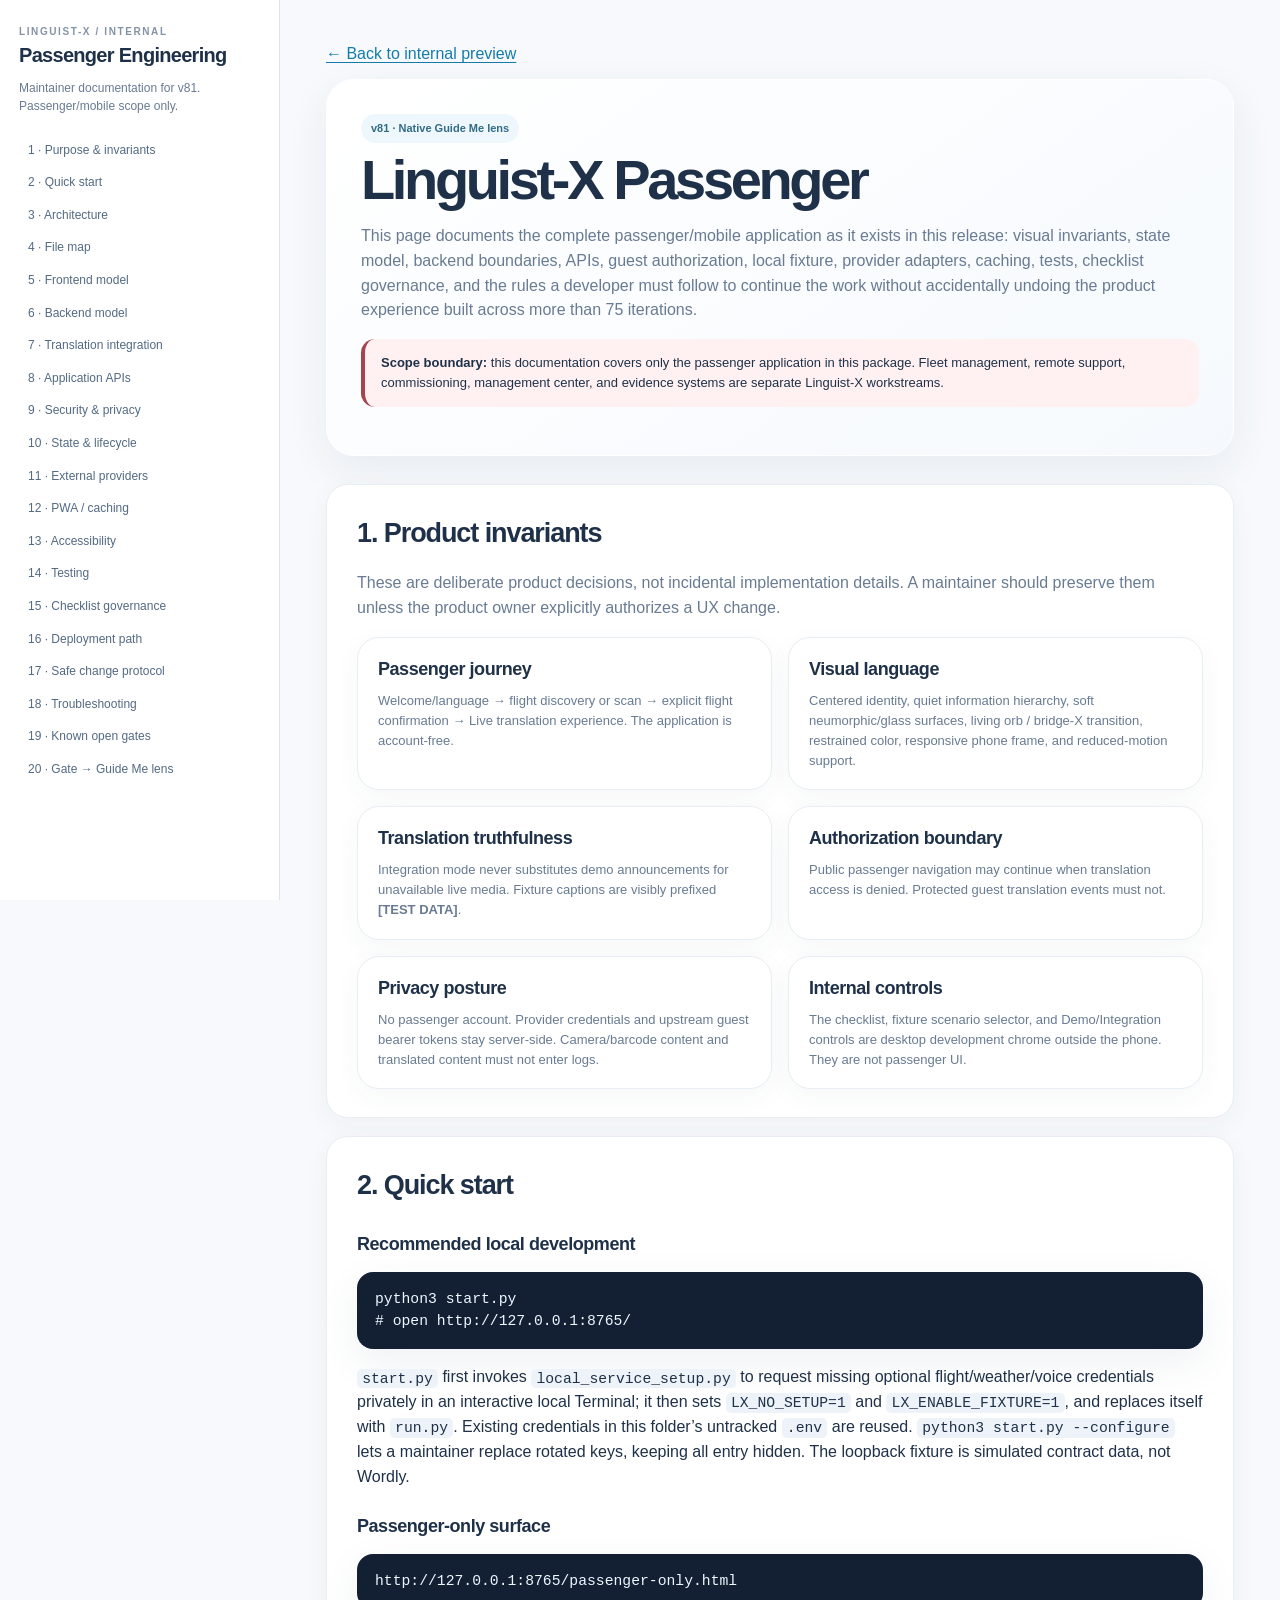
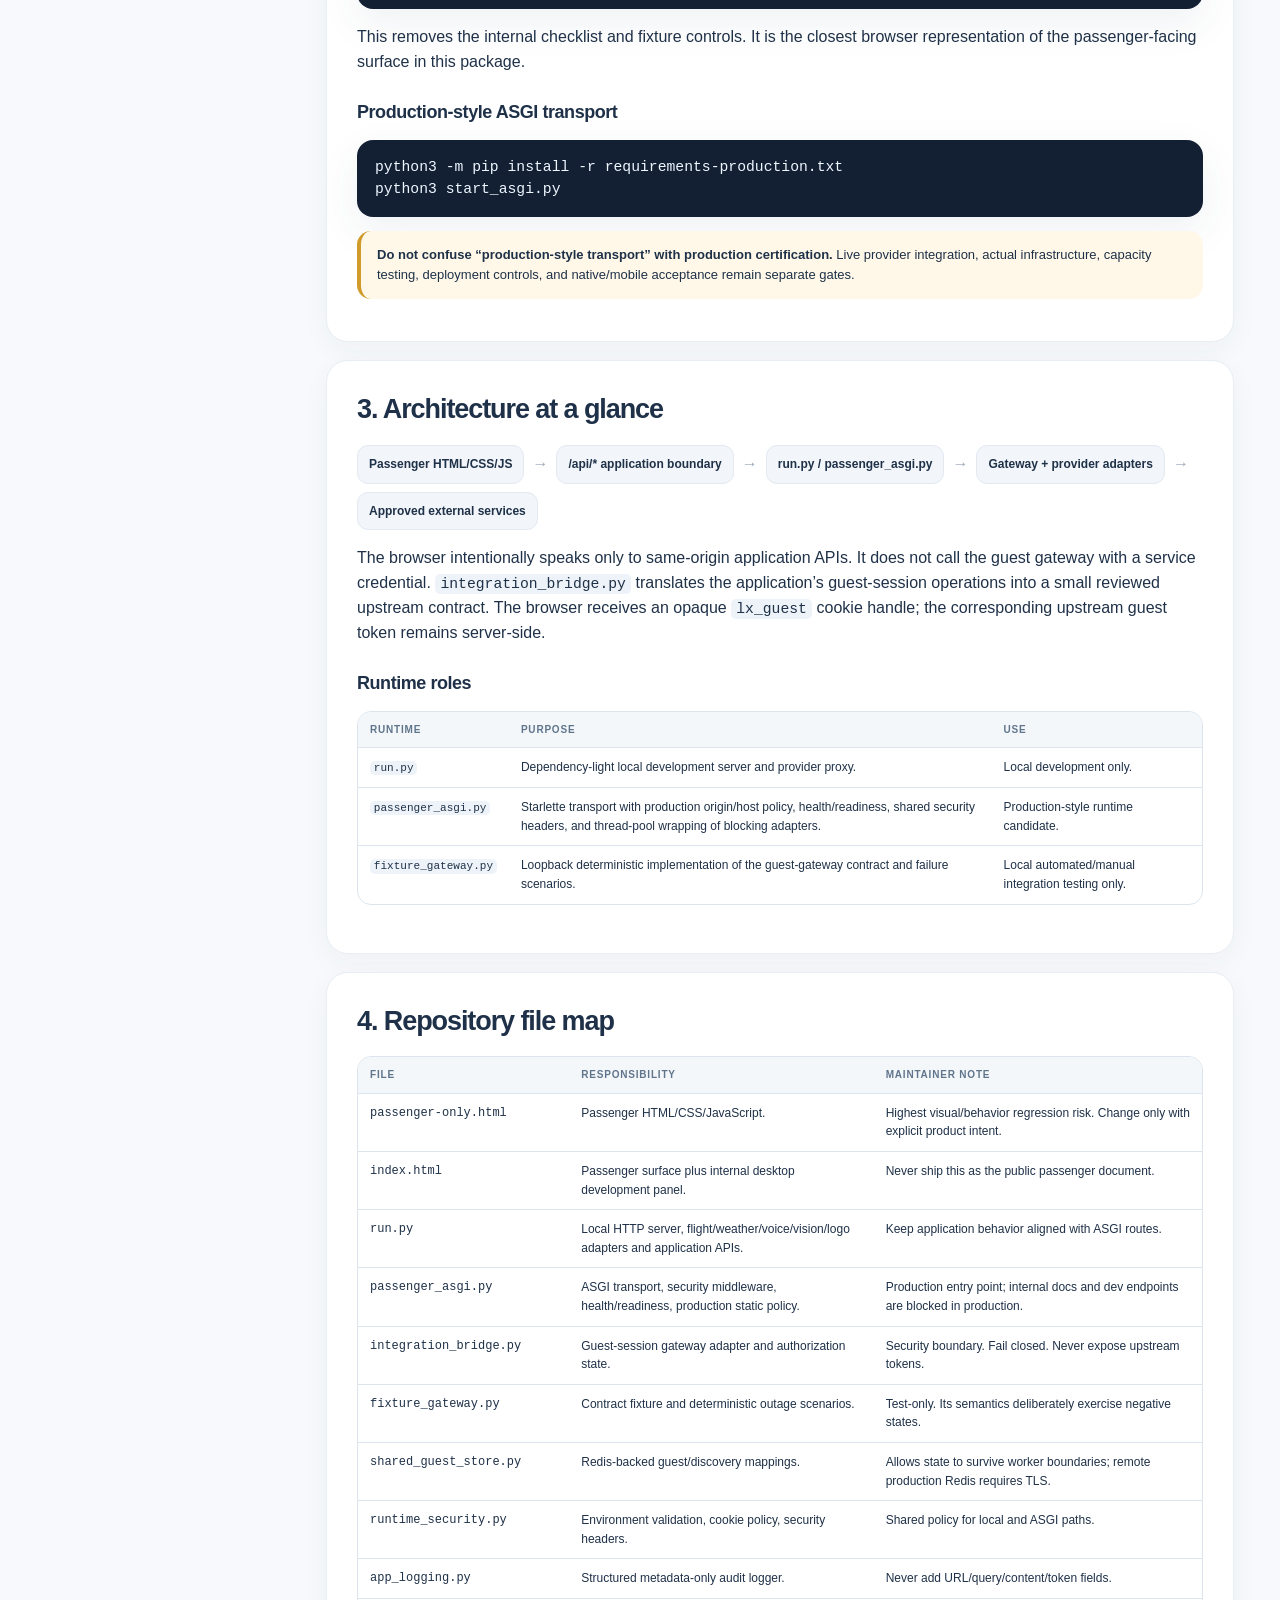
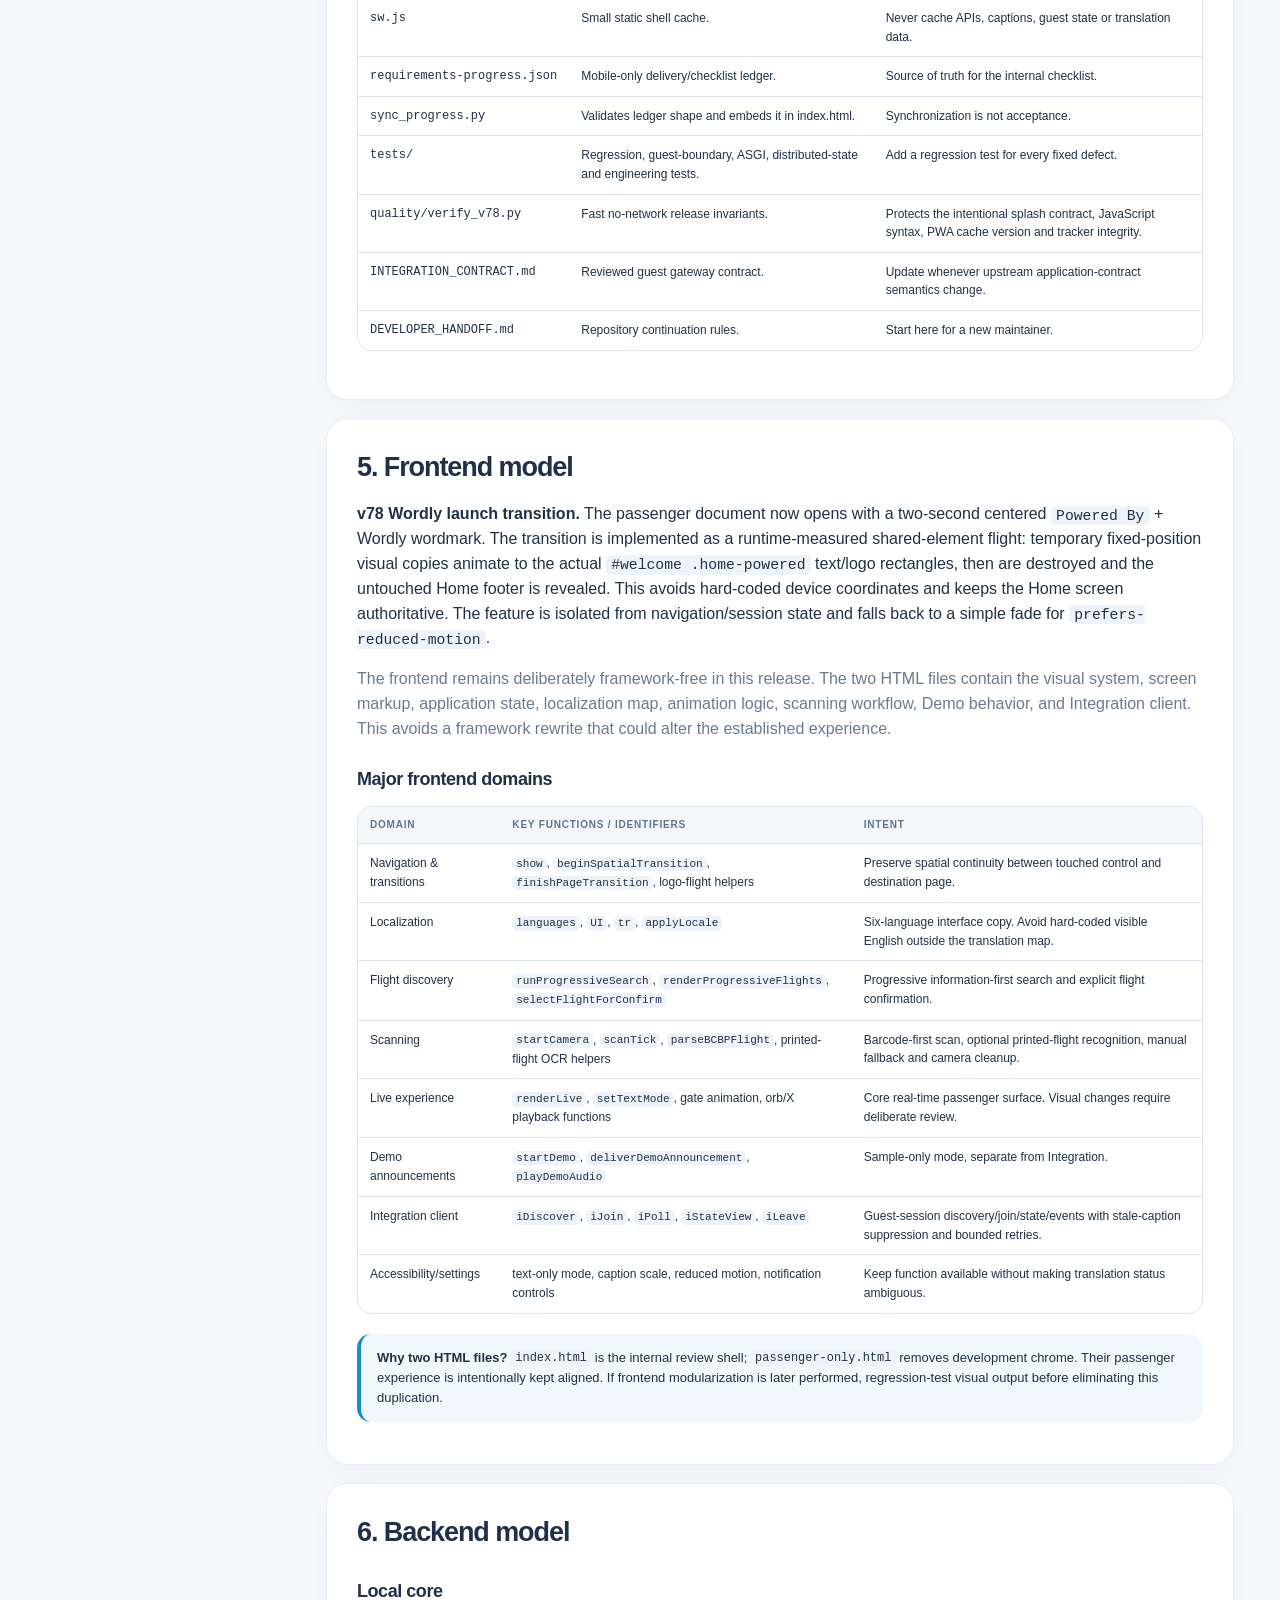
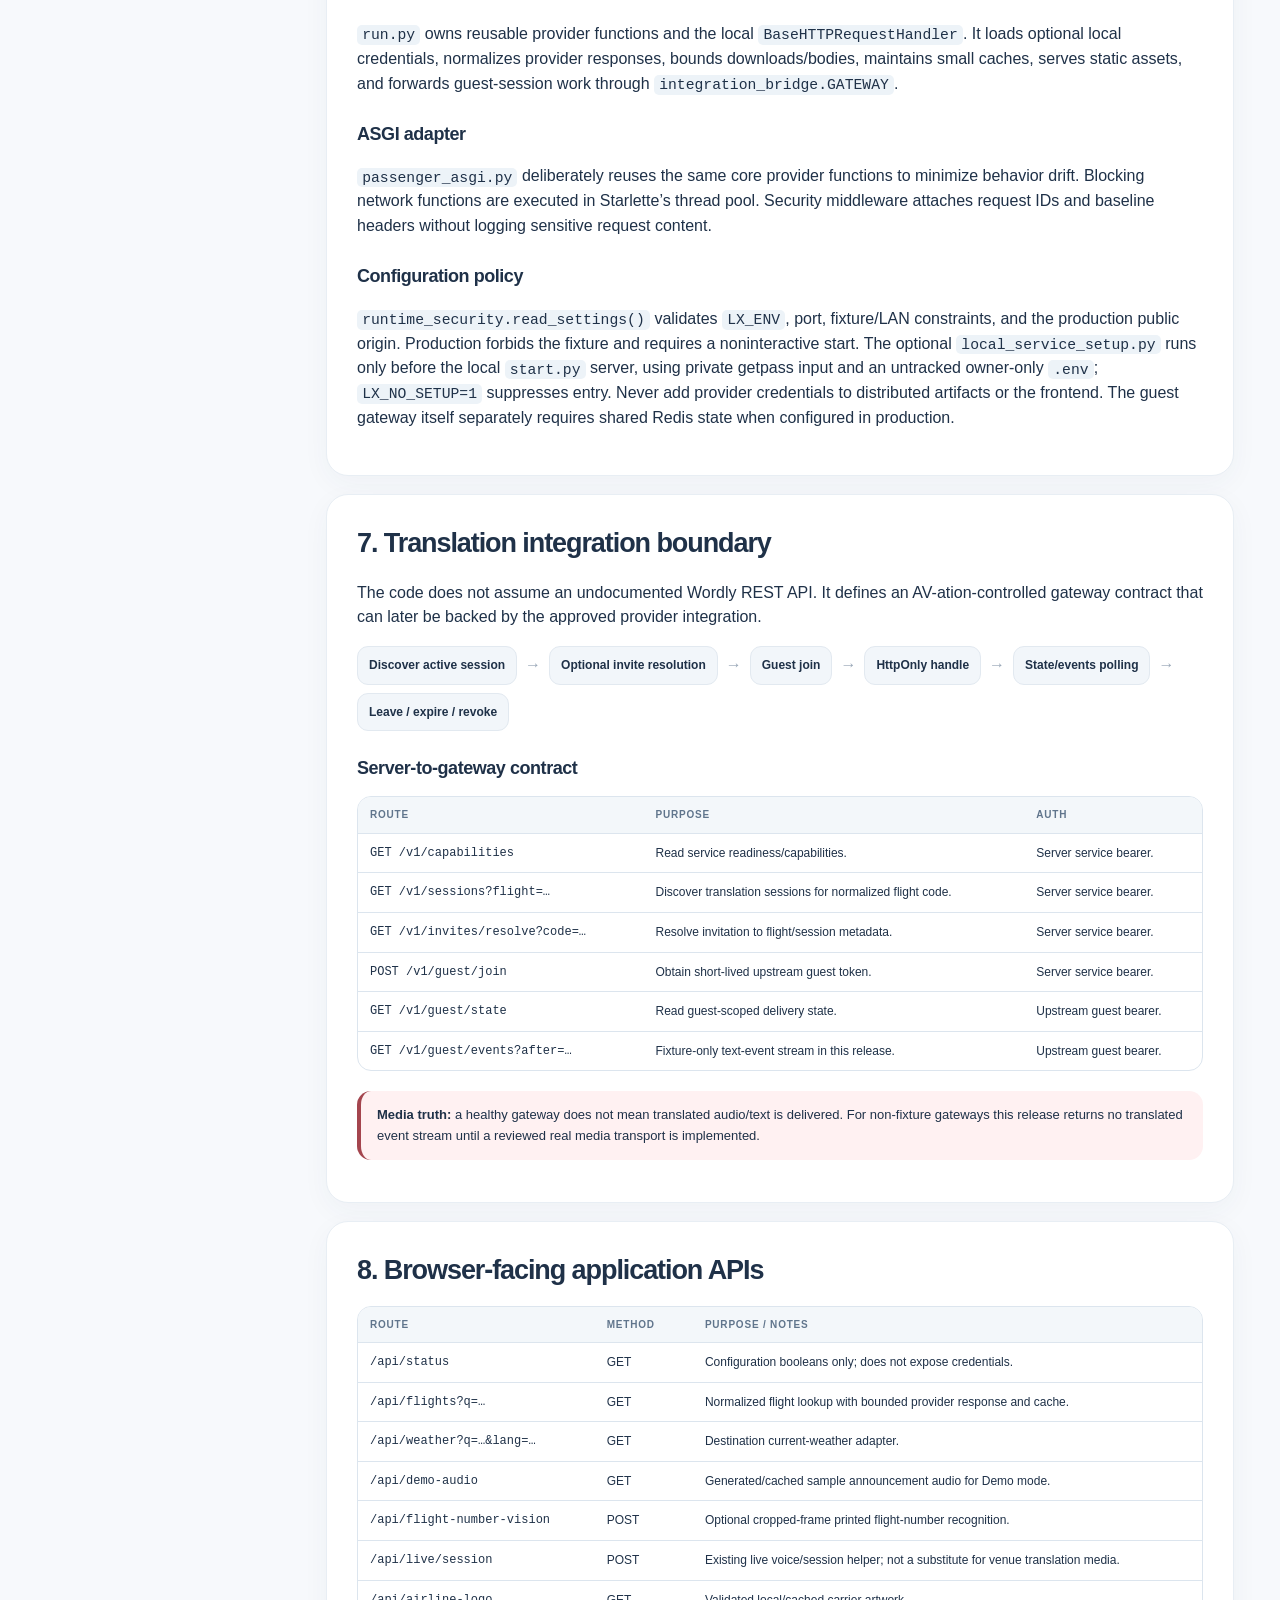
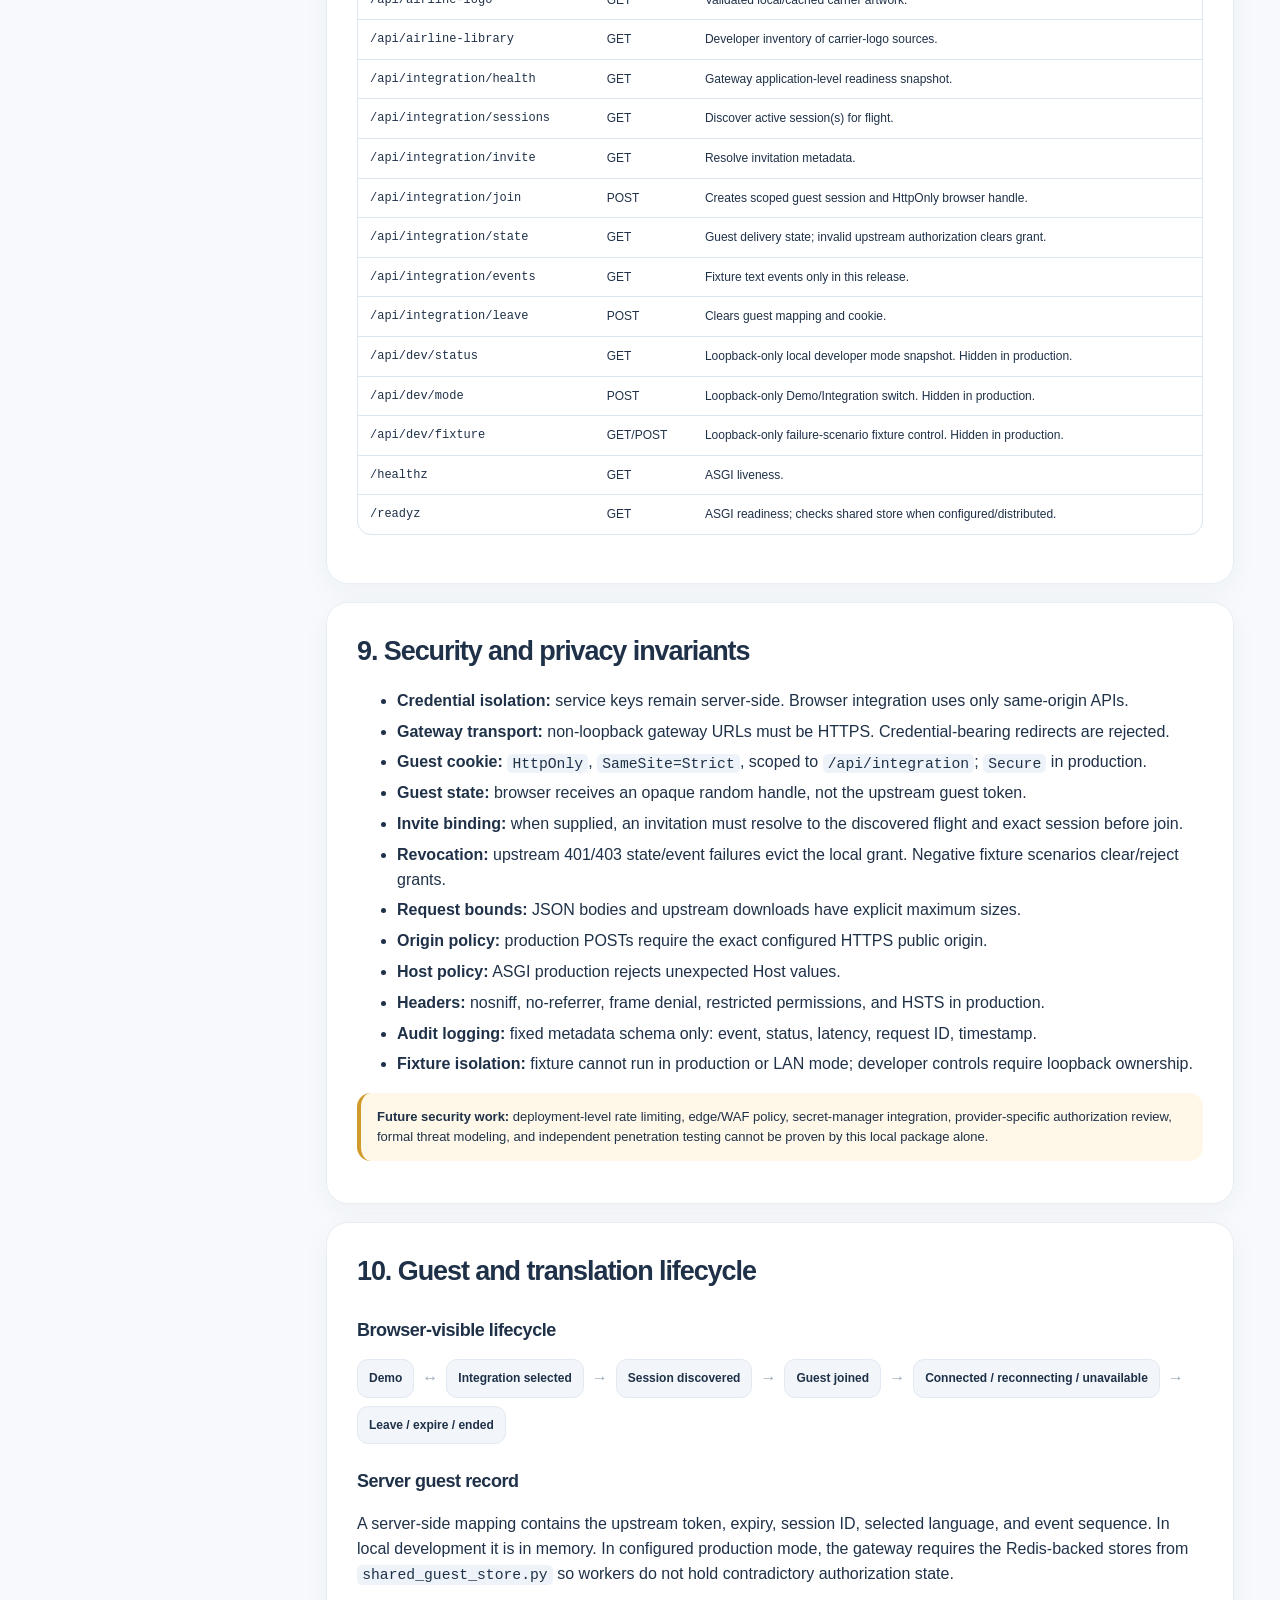
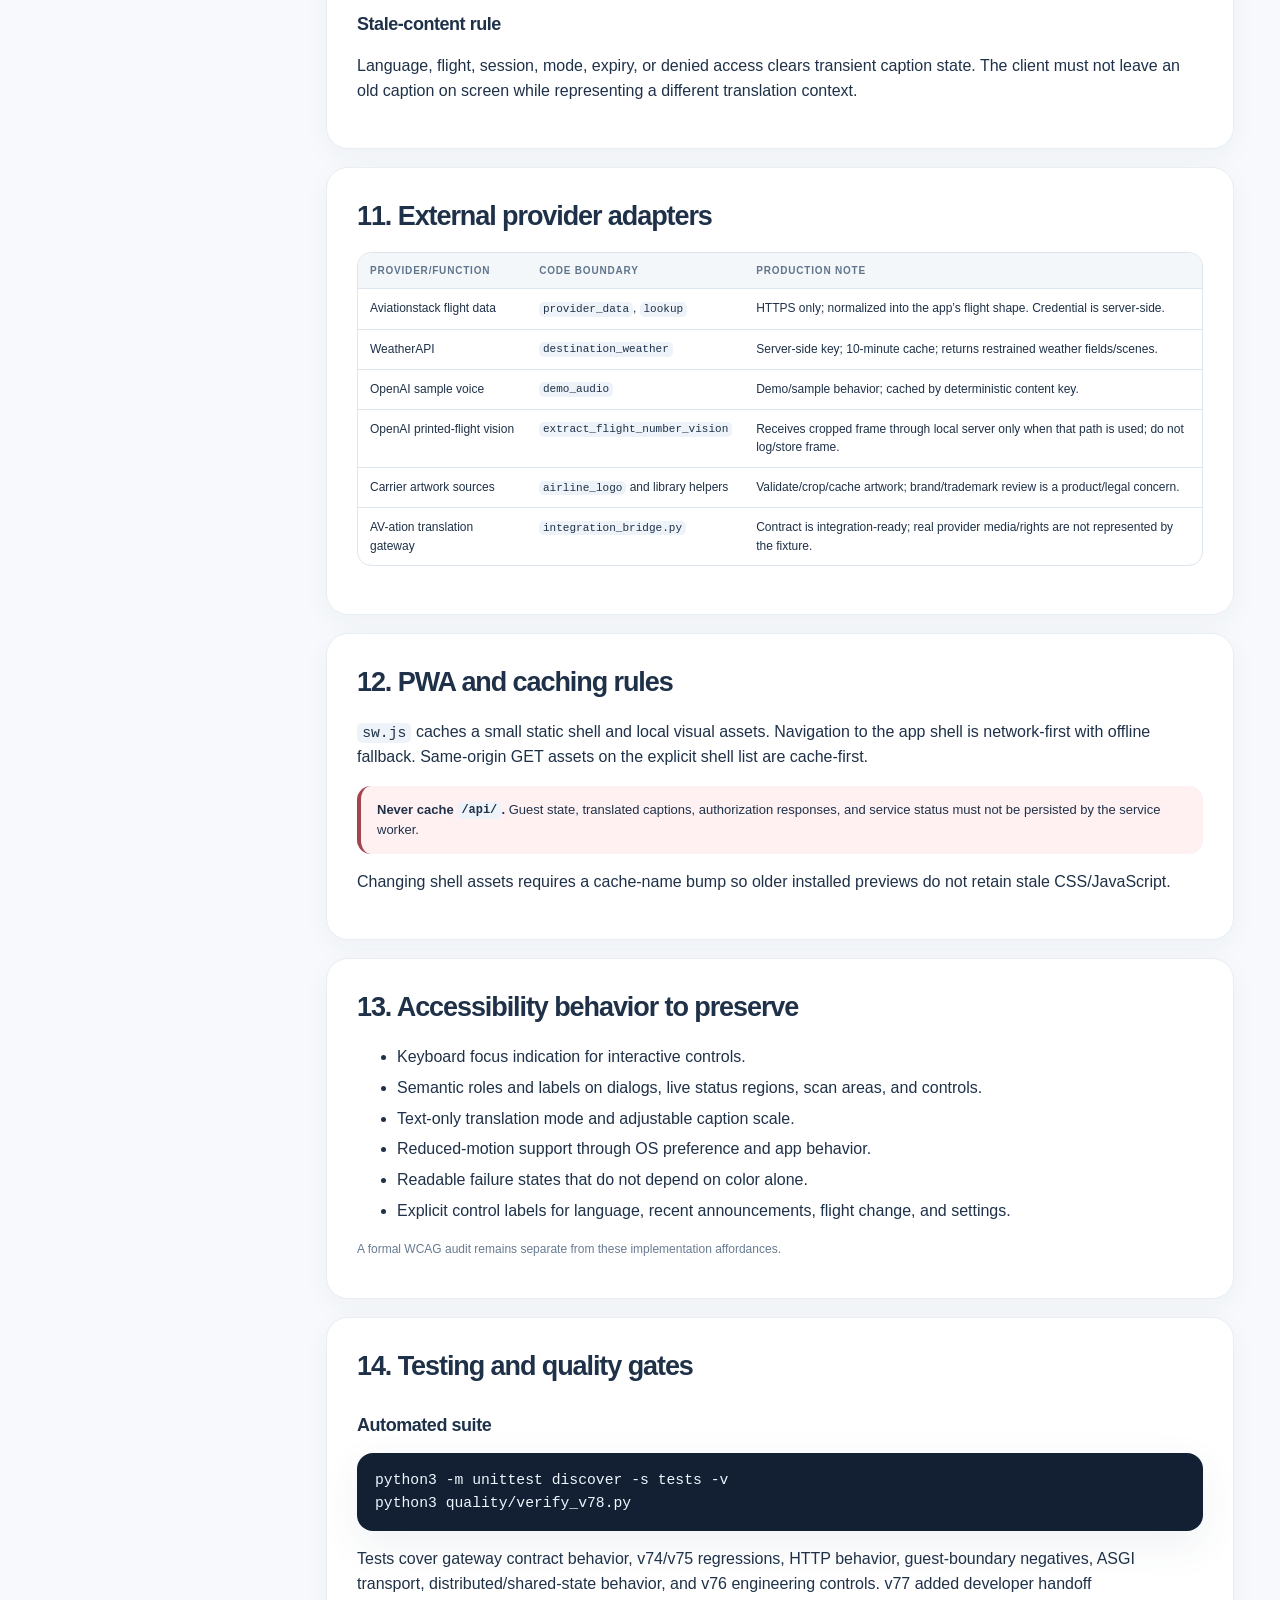
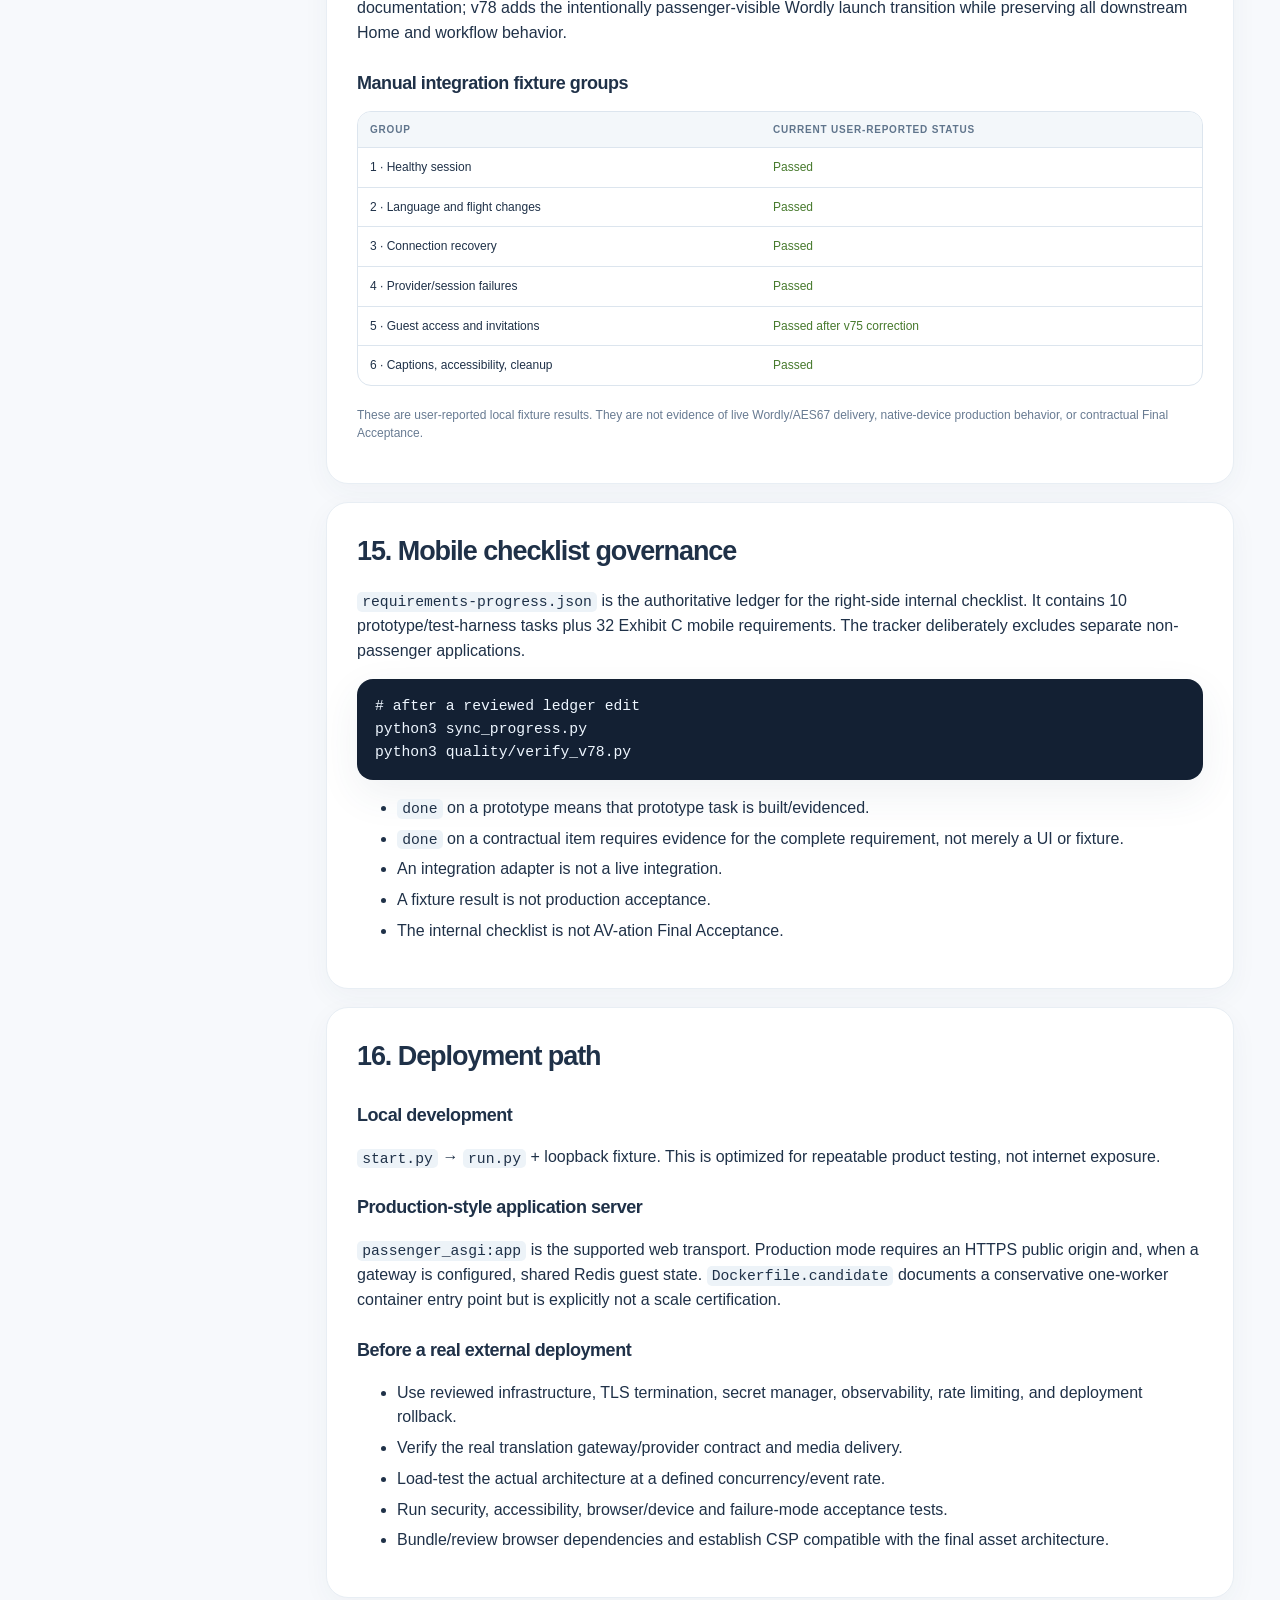
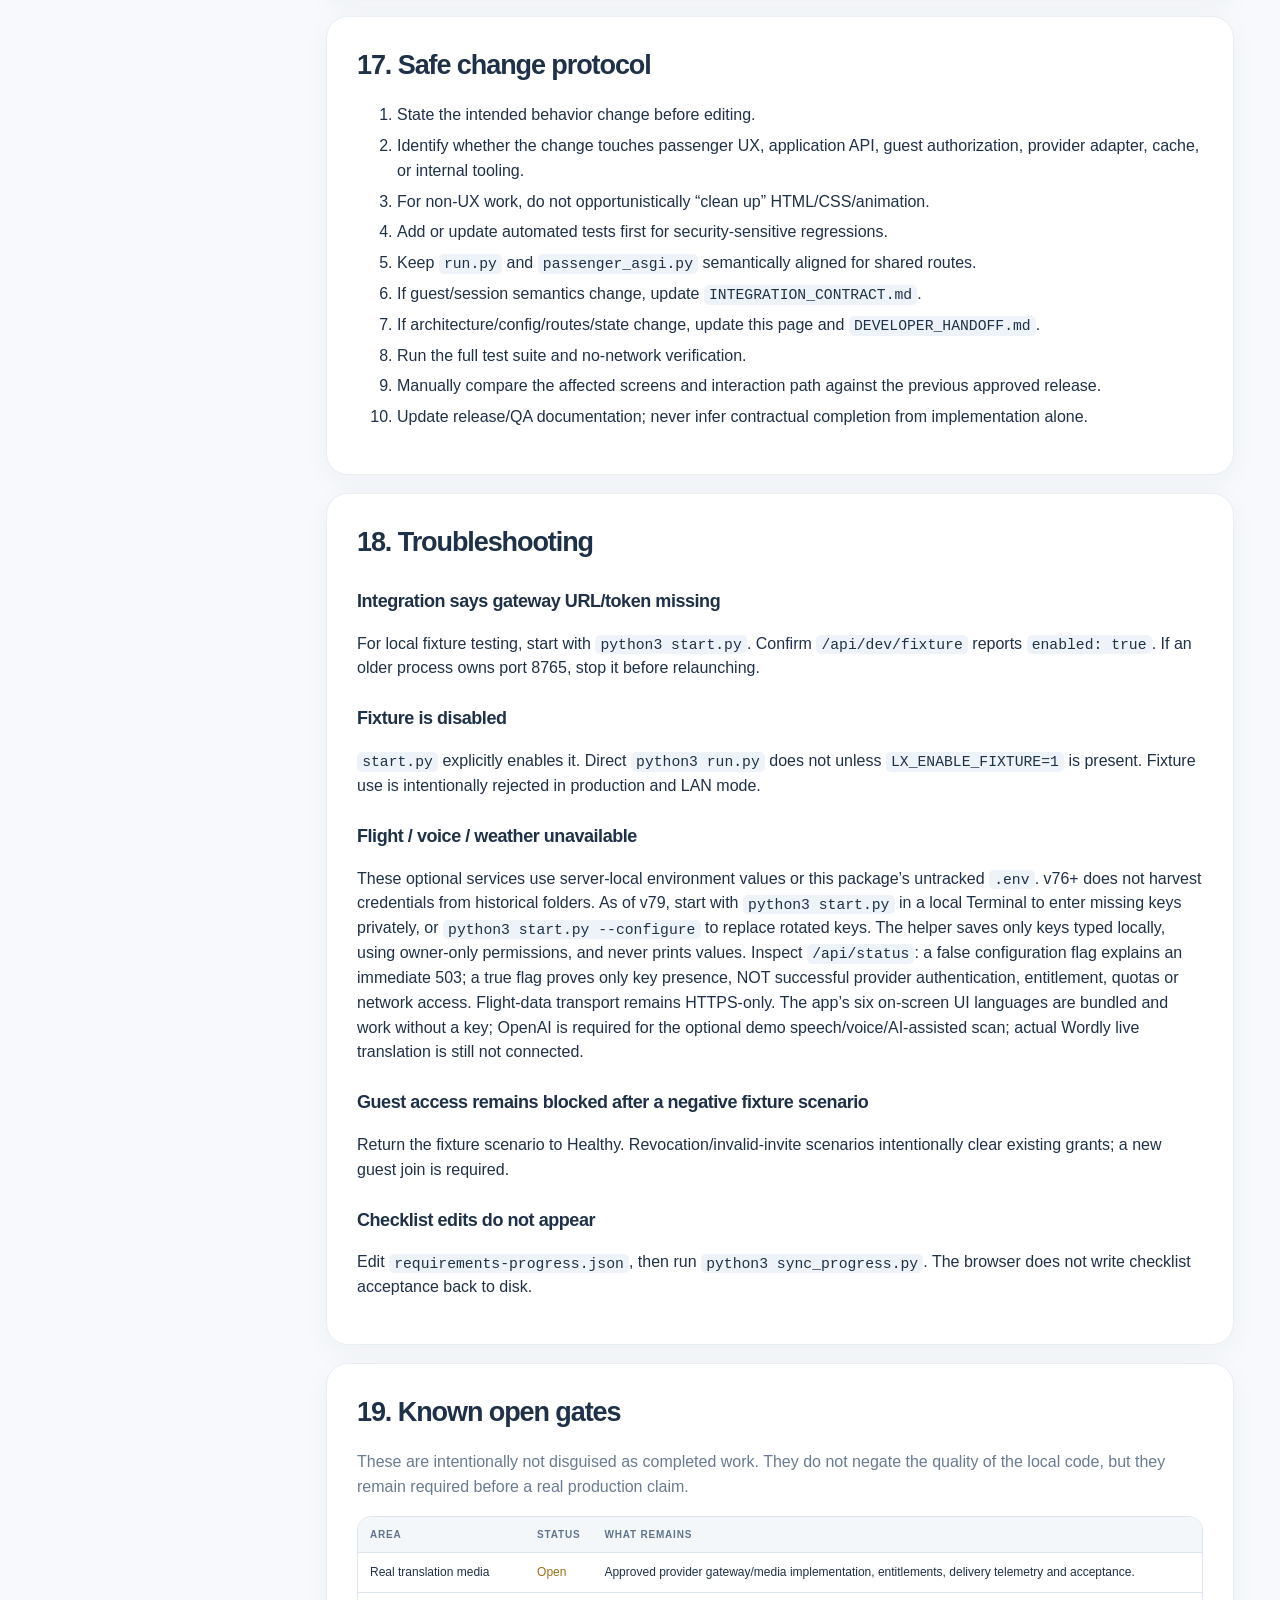
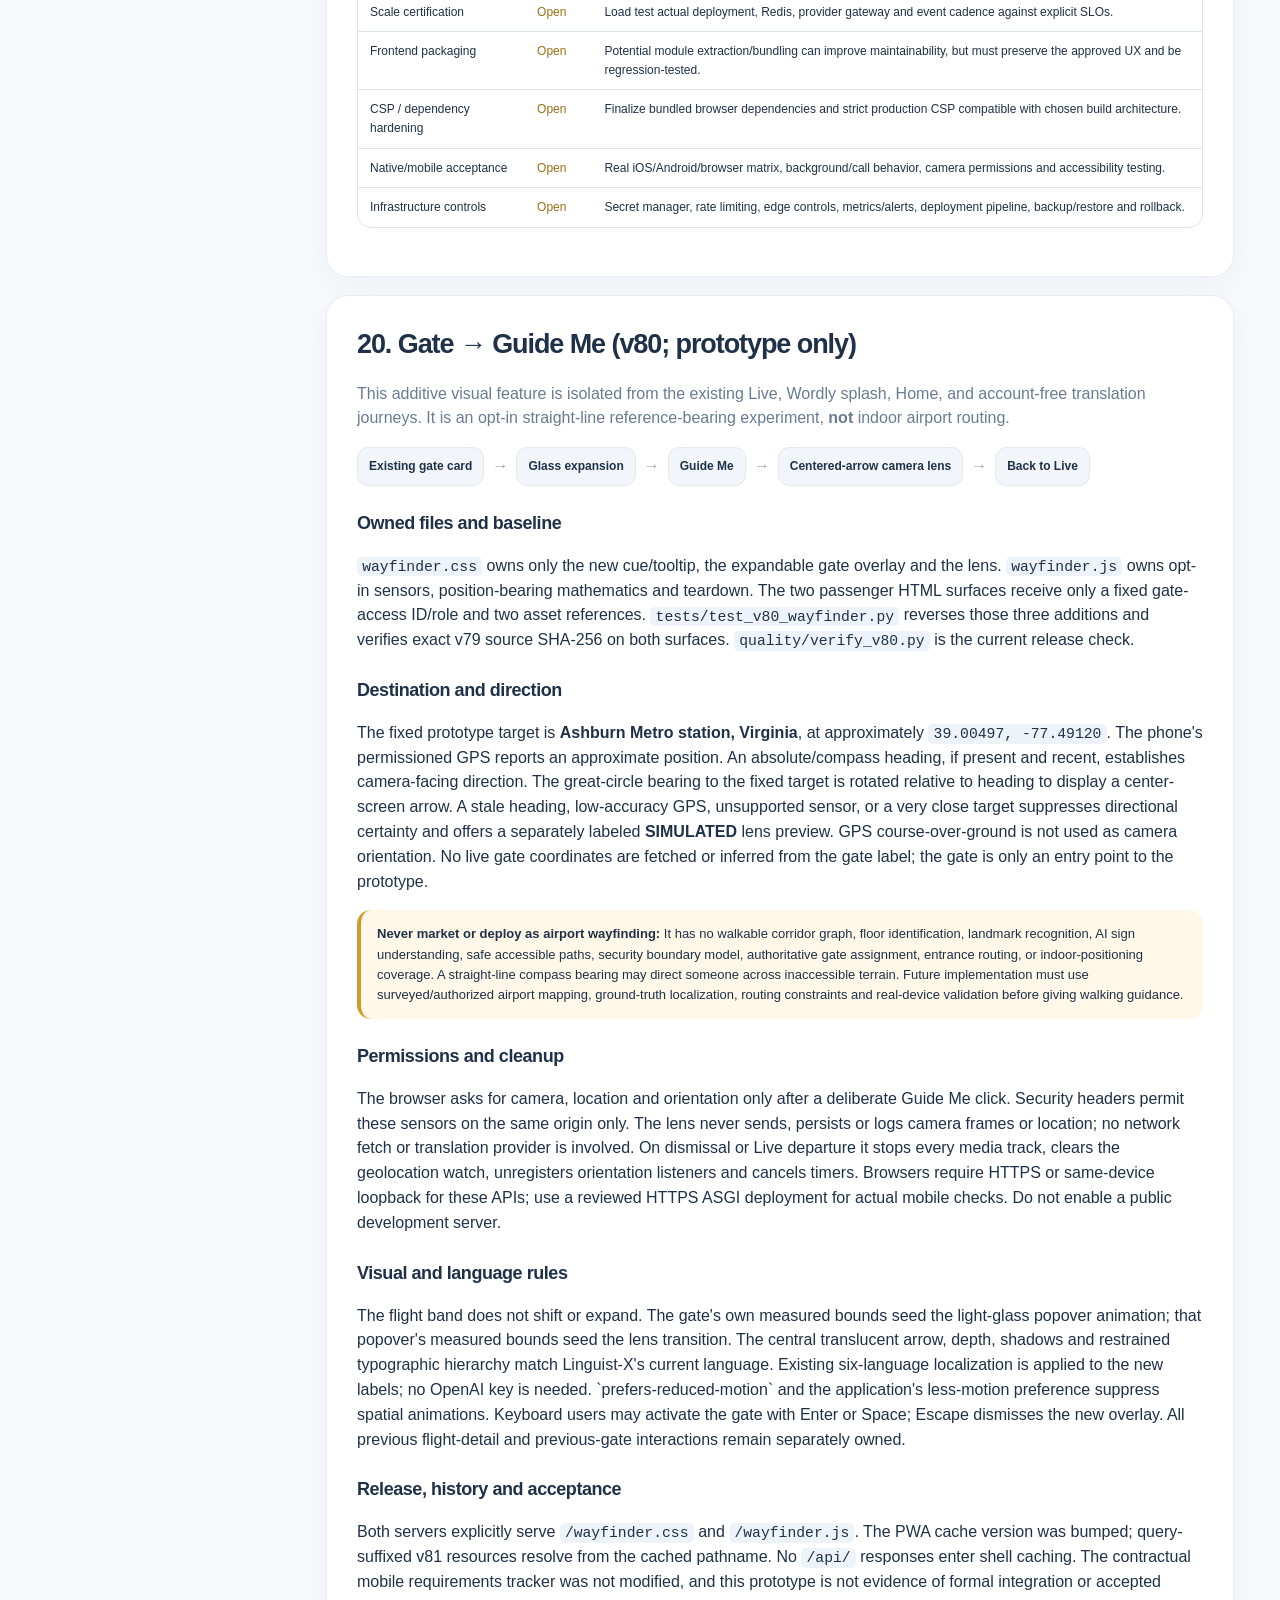
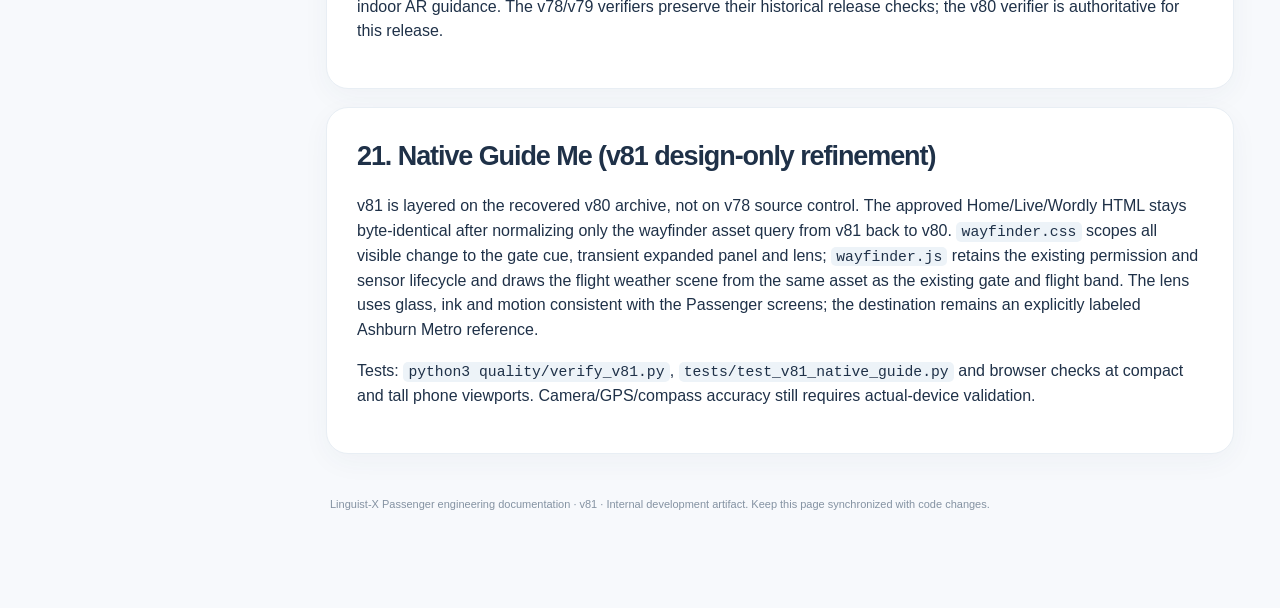
<file: developer-documentation.html>
<!doctype html>
<html lang="en">
<head>
<meta charset="utf-8">
<meta name="viewport" content="width=device-width,initial-scale=1">
<meta name="robots" content="noindex,nofollow,noarchive">
<title>Linguist-X Passenger · Engineering Documentation v81</title>
<style>
:root{--ink:#1f3148;--muted:#687b92;--line:#dce5ee;--paper:#f7f9fc;--card:#fff;--blue:#168fca;--green:#79ad43;--warn:#9a6f13;--danger:#a4454e;--code:#132033;--shadow:0 14px 40px rgba(47,72,104,.08)}
*{box-sizing:border-box}html{scroll-behavior:smooth}body{margin:0;background:var(--paper);color:var(--ink);font-family:-apple-system,BlinkMacSystemFont,"Segoe UI",Roboto,Arial,sans-serif;line-height:1.55}a{color:#147cac;text-decoration-thickness:1px;text-underline-offset:3px}code,kbd{font-family:ui-monospace,SFMono-Regular,Menlo,Consolas,monospace}code{font-size:.92em;background:#edf3f8;padding:.12em .35em;border-radius:5px}pre{background:var(--code);color:#eef6ff;padding:16px 18px;border-radius:16px;overflow:auto;box-shadow:var(--shadow)}pre code{background:none;padding:0;color:inherit}.shell{display:grid;grid-template-columns:280px minmax(0,1fr);min-height:100vh}.sidebar{position:sticky;top:0;height:100vh;overflow:auto;padding:24px 19px;border-right:1px solid var(--line);background:rgba(255,255,255,.92);backdrop-filter:blur(18px)}.mark{font-weight:800;letter-spacing:-.035em;font-size:20px}.eyebrow{font-size:10px;font-weight:800;letter-spacing:.16em;text-transform:uppercase;color:#8393a6}.sidebar p{font-size:12px;color:var(--muted);margin:8px 0 18px}.toc a{display:block;padding:7px 9px;border-radius:9px;color:#536a83;text-decoration:none;font-size:12px}.toc a:hover{background:#edf4f9;color:#1b506f}.content{max-width:1180px;width:100%;padding:42px 46px 80px}.hero{padding:34px;border-radius:28px;background:linear-gradient(145deg,#fff,#f5f9fd);border:1px solid #fff;box-shadow:var(--shadow);margin-bottom:28px}.hero h1{font-size:clamp(34px,5vw,56px);line-height:1.02;letter-spacing:-.06em;margin:8px 0 14px}.hero p{max-width:860px;color:var(--muted);font-size:16px}.badge{display:inline-flex;align-items:center;gap:7px;border-radius:999px;padding:6px 10px;background:#eef7fb;color:#316c86;font-size:11px;font-weight:750}.grid{display:grid;grid-template-columns:repeat(2,minmax(0,1fr));gap:16px}.card,section{background:var(--card);border:1px solid #e8eef4;border-radius:22px;box-shadow:0 8px 28px rgba(47,72,104,.045)}section{padding:28px 30px;margin:18px 0}.card{padding:18px 20px}.card h3{margin:0 0 7px}.card p{margin:0;color:var(--muted);font-size:13px}h2{font-size:27px;letter-spacing:-.04em;margin:0 0 14px}h3{font-size:18px;letter-spacing:-.025em;margin:24px 0 9px}h4{font-size:14px;margin:18px 0 7px}.lead{color:var(--muted);max-width:900px}.note,.warning,.critical{padding:14px 16px;border-radius:14px;margin:14px 0;font-size:13px}.note{background:#f0f8fb;border-left:4px solid var(--blue)}.warning{background:#fff8e8;border-left:4px solid #d09b2a}.critical{background:#fff1f2;border-left:4px solid var(--danger)}table{width:100%;border-collapse:separate;border-spacing:0;border:1px solid var(--line);border-radius:14px;overflow:hidden;font-size:12px;margin:13px 0 20px}th,td{text-align:left;vertical-align:top;padding:10px 12px;border-bottom:1px solid var(--line)}th{background:#f3f7fa;font-size:10px;text-transform:uppercase;letter-spacing:.08em;color:#60758c}tr:last-child td{border-bottom:0}.flow{display:flex;flex-wrap:wrap;align-items:center;gap:8px;margin:14px 0}.flow span{padding:9px 11px;border-radius:11px;background:#f2f6fa;border:1px solid #e2e9f0;font-size:12px;font-weight:700}.flow b{color:#9aa8b8}.status-ok{color:#477a2d}.status-open{color:#9a6f13}.status-boundary{color:#8c4d55}.pill{display:inline-block;padding:2px 7px;border-radius:999px;background:#eef2f7;font-size:10px;font-weight:750}.files td:first-child,.api td:first-child{font-family:ui-monospace,SFMono-Regular,Menlo,Consolas,monospace;white-space:nowrap}.small{font-size:12px;color:var(--muted)}.checklist li{margin:6px 0}.footer{font-size:11px;color:#8492a2;padding:24px 4px}.back{display:inline-block;margin-bottom:12px}@media(max-width:900px){.shell{display:block}.sidebar{position:relative;height:auto;border-right:0;border-bottom:1px solid var(--line)}.toc{columns:2}.content{padding:26px 18px 60px}.grid{grid-template-columns:1fr}.hero,section{padding:22px}.files{font-size:11px;display:block;overflow:auto}}@media print{.sidebar{display:none}.shell{display:block}.content{max-width:none;padding:0}.hero,section{box-shadow:none;break-inside:avoid}a{color:inherit}}
</style>
</head>
<body>
<div class="shell">
<aside class="sidebar">
  <div class="eyebrow">Linguist-X / Internal</div>
  <div class="mark">Passenger Engineering</div>
  <p>Maintainer documentation for v81. Passenger/mobile scope only.</p>
  <nav class="toc" aria-label="Documentation sections">
    <a href="#purpose">1 · Purpose & invariants</a>
    <a href="#quickstart">2 · Quick start</a>
    <a href="#architecture">3 · Architecture</a>
    <a href="#files">4 · File map</a>
    <a href="#frontend">5 · Frontend model</a>
    <a href="#backend">6 · Backend model</a>
    <a href="#integration">7 · Translation integration</a>
    <a href="#api">8 · Application APIs</a>
    <a href="#security">9 · Security & privacy</a>
    <a href="#state">10 · State & lifecycle</a>
    <a href="#providers">11 · External providers</a>
    <a href="#offline">12 · PWA / caching</a>
    <a href="#accessibility">13 · Accessibility</a>
    <a href="#testing">14 · Testing</a>
    <a href="#tracker">15 · Checklist governance</a>
    <a href="#deployment">16 · Deployment path</a>
    <a href="#changes">17 · Safe change protocol</a>
    <a href="#troubleshooting">18 · Troubleshooting</a>
    <a href="#open">19 · Known open gates</a>
    <a href="#wayfinder">20 · Gate → Guide Me lens</a>
  </nav>
</aside>
<main class="content">
  <a class="back" href="/index.html">← Back to internal preview</a>
  <header class="hero" id="purpose">
    <span class="badge">v81 · Native Guide Me lens</span>
    <h1>Linguist-X Passenger</h1>
    <p>This page documents the complete passenger/mobile application as it exists in this release: visual invariants, state model, backend boundaries, APIs, guest authorization, local fixture, provider adapters, caching, tests, checklist governance, and the rules a developer must follow to continue the work without accidentally undoing the product experience built across more than 75 iterations.</p>
    <div class="critical"><strong>Scope boundary:</strong> this documentation covers only the passenger application in this package. Fleet management, remote support, commissioning, management center, and evidence systems are separate Linguist-X workstreams.</div>
  </header>

  <section>
    <h2>1. Product invariants</h2>
    <p class="lead">These are deliberate product decisions, not incidental implementation details. A maintainer should preserve them unless the product owner explicitly authorizes a UX change.</p>
    <div class="grid">
      <div class="card"><h3>Passenger journey</h3><p>Welcome/language → flight discovery or scan → explicit flight confirmation → Live translation experience. The application is account-free.</p></div>
      <div class="card"><h3>Visual language</h3><p>Centered identity, quiet information hierarchy, soft neumorphic/glass surfaces, living orb / bridge-X transition, restrained color, responsive phone frame, and reduced-motion support.</p></div>
      <div class="card"><h3>Translation truthfulness</h3><p>Integration mode never substitutes demo announcements for unavailable live media. Fixture captions are visibly prefixed <strong>[TEST DATA]</strong>.</p></div>
      <div class="card"><h3>Authorization boundary</h3><p>Public passenger navigation may continue when translation access is denied. Protected guest translation events must not.</p></div>
      <div class="card"><h3>Privacy posture</h3><p>No passenger account. Provider credentials and upstream guest bearer tokens stay server-side. Camera/barcode content and translated content must not enter logs.</p></div>
      <div class="card"><h3>Internal controls</h3><p>The checklist, fixture scenario selector, and Demo/Integration controls are desktop development chrome outside the phone. They are not passenger UI.</p></div>
    </div>
  </section>

  <section id="quickstart">
    <h2>2. Quick start</h2>
    <h3>Recommended local development</h3>
    <pre><code>python3 start.py
# open http://127.0.0.1:8765/</code></pre>
    <p><code>start.py</code> first invokes <code>local_service_setup.py</code> to request missing optional flight/weather/voice credentials privately in an interactive local Terminal; it then sets <code>LX_NO_SETUP=1</code> and <code>LX_ENABLE_FIXTURE=1</code>, and replaces itself with <code>run.py</code>. Existing credentials in this folder’s untracked <code>.env</code> are reused. <code>python3 start.py --configure</code> lets a maintainer replace rotated keys, keeping all entry hidden. The loopback fixture is simulated contract data, not Wordly.</p>
    <h3>Passenger-only surface</h3>
    <pre><code>http://127.0.0.1:8765/passenger-only.html</code></pre>
    <p>This removes the internal checklist and fixture controls. It is the closest browser representation of the passenger-facing surface in this package.</p>
    <h3>Production-style ASGI transport</h3>
    <pre><code>python3 -m pip install -r requirements-production.txt
python3 start_asgi.py</code></pre>
    <div class="warning"><strong>Do not confuse “production-style transport” with production certification.</strong> Live provider integration, actual infrastructure, capacity testing, deployment controls, and native/mobile acceptance remain separate gates.</div>
  </section>

  <section id="architecture">
    <h2>3. Architecture at a glance</h2>
    <div class="flow" aria-label="Architecture flow">
      <span>Passenger HTML/CSS/JS</span><b>→</b><span>/api/* application boundary</span><b>→</b><span>run.py / passenger_asgi.py</span><b>→</b><span>Gateway + provider adapters</span><b>→</b><span>Approved external services</span>
    </div>
    <p>The browser intentionally speaks only to same-origin application APIs. It does not call the guest gateway with a service credential. <code>integration_bridge.py</code> translates the application’s guest-session operations into a small reviewed upstream contract. The browser receives an opaque <code>lx_guest</code> cookie handle; the corresponding upstream guest token remains server-side.</p>
    <h3>Runtime roles</h3>
    <table>
      <tr><th>Runtime</th><th>Purpose</th><th>Use</th></tr>
      <tr><td><code>run.py</code></td><td>Dependency-light local development server and provider proxy.</td><td>Local development only.</td></tr>
      <tr><td><code>passenger_asgi.py</code></td><td>Starlette transport with production origin/host policy, health/readiness, shared security headers, and thread-pool wrapping of blocking adapters.</td><td>Production-style runtime candidate.</td></tr>
      <tr><td><code>fixture_gateway.py</code></td><td>Loopback deterministic implementation of the guest-gateway contract and failure scenarios.</td><td>Local automated/manual integration testing only.</td></tr>
    </table>
  </section>

  <section id="files">
    <h2>4. Repository file map</h2>
    <table class="files">
      <tr><th>File</th><th>Responsibility</th><th>Maintainer note</th></tr>
      <tr><td>passenger-only.html</td><td>Passenger HTML/CSS/JavaScript.</td><td>Highest visual/behavior regression risk. Change only with explicit product intent.</td></tr>
      <tr><td>index.html</td><td>Passenger surface plus internal desktop development panel.</td><td>Never ship this as the public passenger document.</td></tr>
      <tr><td>run.py</td><td>Local HTTP server, flight/weather/voice/vision/logo adapters and application APIs.</td><td>Keep application behavior aligned with ASGI routes.</td></tr>
      <tr><td>passenger_asgi.py</td><td>ASGI transport, security middleware, health/readiness, production static policy.</td><td>Production entry point; internal docs and dev endpoints are blocked in production.</td></tr>
      <tr><td>integration_bridge.py</td><td>Guest-session gateway adapter and authorization state.</td><td>Security boundary. Fail closed. Never expose upstream tokens.</td></tr>
      <tr><td>fixture_gateway.py</td><td>Contract fixture and deterministic outage scenarios.</td><td>Test-only. Its semantics deliberately exercise negative states.</td></tr>
      <tr><td>shared_guest_store.py</td><td>Redis-backed guest/discovery mappings.</td><td>Allows state to survive worker boundaries; remote production Redis requires TLS.</td></tr>
      <tr><td>runtime_security.py</td><td>Environment validation, cookie policy, security headers.</td><td>Shared policy for local and ASGI paths.</td></tr>
      <tr><td>app_logging.py</td><td>Structured metadata-only audit logger.</td><td>Never add URL/query/content/token fields.</td></tr>
      <tr><td>sw.js</td><td>Small static shell cache.</td><td>Never cache APIs, captions, guest state or translation data.</td></tr>
      <tr><td>requirements-progress.json</td><td>Mobile-only delivery/checklist ledger.</td><td>Source of truth for the internal checklist.</td></tr>
      <tr><td>sync_progress.py</td><td>Validates ledger shape and embeds it in index.html.</td><td>Synchronization is not acceptance.</td></tr>
      <tr><td>tests/</td><td>Regression, guest-boundary, ASGI, distributed-state and engineering tests.</td><td>Add a regression test for every fixed defect.</td></tr>
      <tr><td>quality/verify_v78.py</td><td>Fast no-network release invariants.</td><td>Protects the intentional splash contract, JavaScript syntax, PWA cache version and tracker integrity.</td></tr>
      <tr><td>INTEGRATION_CONTRACT.md</td><td>Reviewed guest gateway contract.</td><td>Update whenever upstream application-contract semantics change.</td></tr>
      <tr><td>DEVELOPER_HANDOFF.md</td><td>Repository continuation rules.</td><td>Start here for a new maintainer.</td></tr>
    </table>
  </section>

  <section id="frontend">
    <h2>5. Frontend model</h2><div class="callout"><strong>v78 Wordly launch transition.</strong> The passenger document now opens with a two-second centered <code>Powered By</code> + Wordly wordmark. The transition is implemented as a runtime-measured shared-element flight: temporary fixed-position visual copies animate to the actual <code>#welcome .home-powered</code> text/logo rectangles, then are destroyed and the untouched Home footer is revealed. This avoids hard-coded device coordinates and keeps the Home screen authoritative. The feature is isolated from navigation/session state and falls back to a simple fade for <code>prefers-reduced-motion</code>.</div>
    <p class="lead">The frontend remains deliberately framework-free in this release. The two HTML files contain the visual system, screen markup, application state, localization map, animation logic, scanning workflow, Demo behavior, and Integration client. This avoids a framework rewrite that could alter the established experience.</p>
    <h3>Major frontend domains</h3>
    <table>
      <tr><th>Domain</th><th>Key functions / identifiers</th><th>Intent</th></tr>
      <tr><td>Navigation & transitions</td><td><code>show</code>, <code>beginSpatialTransition</code>, <code>finishPageTransition</code>, logo-flight helpers</td><td>Preserve spatial continuity between touched control and destination page.</td></tr>
      <tr><td>Localization</td><td><code>languages</code>, <code>UI</code>, <code>tr</code>, <code>applyLocale</code></td><td>Six-language interface copy. Avoid hard-coded visible English outside the translation map.</td></tr>
      <tr><td>Flight discovery</td><td><code>runProgressiveSearch</code>, <code>renderProgressiveFlights</code>, <code>selectFlightForConfirm</code></td><td>Progressive information-first search and explicit flight confirmation.</td></tr>
      <tr><td>Scanning</td><td><code>startCamera</code>, <code>scanTick</code>, <code>parseBCBPFlight</code>, printed-flight OCR helpers</td><td>Barcode-first scan, optional printed-flight recognition, manual fallback and camera cleanup.</td></tr>
      <tr><td>Live experience</td><td><code>renderLive</code>, <code>setTextMode</code>, gate animation, orb/X playback functions</td><td>Core real-time passenger surface. Visual changes require deliberate review.</td></tr>
      <tr><td>Demo announcements</td><td><code>startDemo</code>, <code>deliverDemoAnnouncement</code>, <code>playDemoAudio</code></td><td>Sample-only mode, separate from Integration.</td></tr>
      <tr><td>Integration client</td><td><code>iDiscover</code>, <code>iJoin</code>, <code>iPoll</code>, <code>iStateView</code>, <code>iLeave</code></td><td>Guest-session discovery/join/state/events with stale-caption suppression and bounded retries.</td></tr>
      <tr><td>Accessibility/settings</td><td>text-only mode, caption scale, reduced motion, notification controls</td><td>Keep function available without making translation status ambiguous.</td></tr>
    </table>
    <div class="note"><strong>Why two HTML files?</strong> <code>index.html</code> is the internal review shell; <code>passenger-only.html</code> removes development chrome. Their passenger experience is intentionally kept aligned. If frontend modularization is later performed, regression-test visual output before eliminating this duplication.</div>
  </section>

  <section id="backend">
    <h2>6. Backend model</h2>
    <h3>Local core</h3>
    <p><code>run.py</code> owns reusable provider functions and the local <code>BaseHTTPRequestHandler</code>. It loads optional local credentials, normalizes provider responses, bounds downloads/bodies, maintains small caches, serves static assets, and forwards guest-session work through <code>integration_bridge.GATEWAY</code>.</p>
    <h3>ASGI adapter</h3>
    <p><code>passenger_asgi.py</code> deliberately reuses the same core provider functions to minimize behavior drift. Blocking network functions are executed in Starlette’s thread pool. Security middleware attaches request IDs and baseline headers without logging sensitive request content.</p>
    <h3>Configuration policy</h3>
    <p><code>runtime_security.read_settings()</code> validates <code>LX_ENV</code>, port, fixture/LAN constraints, and the production public origin. Production forbids the fixture and requires a noninteractive start. The optional <code>local_service_setup.py</code> runs only before the local <code>start.py</code> server, using private getpass input and an untracked owner-only <code>.env</code>; <code>LX_NO_SETUP=1</code> suppresses entry. Never add provider credentials to distributed artifacts or the frontend. The guest gateway itself separately requires shared Redis state when configured in production.</p>
  </section>

  <section id="integration">
    <h2>7. Translation integration boundary</h2>
    <p>The code does not assume an undocumented Wordly REST API. It defines an AV-ation-controlled gateway contract that can later be backed by the approved provider integration.</p>
    <div class="flow"><span>Discover active session</span><b>→</b><span>Optional invite resolution</span><b>→</b><span>Guest join</span><b>→</b><span>HttpOnly handle</span><b>→</b><span>State/events polling</span><b>→</b><span>Leave / expire / revoke</span></div>
    <h3>Server-to-gateway contract</h3>
    <table class="api">
      <tr><th>Route</th><th>Purpose</th><th>Auth</th></tr>
      <tr><td>GET /v1/capabilities</td><td>Read service readiness/capabilities.</td><td>Server service bearer.</td></tr>
      <tr><td>GET /v1/sessions?flight=…</td><td>Discover translation sessions for normalized flight code.</td><td>Server service bearer.</td></tr>
      <tr><td>GET /v1/invites/resolve?code=…</td><td>Resolve invitation to flight/session metadata.</td><td>Server service bearer.</td></tr>
      <tr><td>POST /v1/guest/join</td><td>Obtain short-lived upstream guest token.</td><td>Server service bearer.</td></tr>
      <tr><td>GET /v1/guest/state</td><td>Read guest-scoped delivery state.</td><td>Upstream guest bearer.</td></tr>
      <tr><td>GET /v1/guest/events?after=…</td><td>Fixture-only text-event stream in this release.</td><td>Upstream guest bearer.</td></tr>
    </table>
    <div class="critical"><strong>Media truth:</strong> a healthy gateway does not mean translated audio/text is delivered. For non-fixture gateways this release returns no translated event stream until a reviewed real media transport is implemented.</div>
  </section>

  <section id="api">
    <h2>8. Browser-facing application APIs</h2>
    <table class="api">
      <tr><th>Route</th><th>Method</th><th>Purpose / notes</th></tr>
      <tr><td>/api/status</td><td>GET</td><td>Configuration booleans only; does not expose credentials.</td></tr>
      <tr><td>/api/flights?q=…</td><td>GET</td><td>Normalized flight lookup with bounded provider response and cache.</td></tr>
      <tr><td>/api/weather?q=…&lang=…</td><td>GET</td><td>Destination current-weather adapter.</td></tr>
      <tr><td>/api/demo-audio</td><td>GET</td><td>Generated/cached sample announcement audio for Demo mode.</td></tr>
      <tr><td>/api/flight-number-vision</td><td>POST</td><td>Optional cropped-frame printed flight-number recognition.</td></tr>
      <tr><td>/api/live/session</td><td>POST</td><td>Existing live voice/session helper; not a substitute for venue translation media.</td></tr>
      <tr><td>/api/airline-logo</td><td>GET</td><td>Validated local/cached carrier artwork.</td></tr>
      <tr><td>/api/airline-library</td><td>GET</td><td>Developer inventory of carrier-logo sources.</td></tr>
      <tr><td>/api/integration/health</td><td>GET</td><td>Gateway application-level readiness snapshot.</td></tr>
      <tr><td>/api/integration/sessions</td><td>GET</td><td>Discover active session(s) for flight.</td></tr>
      <tr><td>/api/integration/invite</td><td>GET</td><td>Resolve invitation metadata.</td></tr>
      <tr><td>/api/integration/join</td><td>POST</td><td>Creates scoped guest session and HttpOnly browser handle.</td></tr>
      <tr><td>/api/integration/state</td><td>GET</td><td>Guest delivery state; invalid upstream authorization clears grant.</td></tr>
      <tr><td>/api/integration/events</td><td>GET</td><td>Fixture text events only in this release.</td></tr>
      <tr><td>/api/integration/leave</td><td>POST</td><td>Clears guest mapping and cookie.</td></tr>
      <tr><td>/api/dev/status</td><td>GET</td><td>Loopback-only local developer mode snapshot. Hidden in production.</td></tr>
      <tr><td>/api/dev/mode</td><td>POST</td><td>Loopback-only Demo/Integration switch. Hidden in production.</td></tr>
      <tr><td>/api/dev/fixture</td><td>GET/POST</td><td>Loopback-only failure-scenario fixture control. Hidden in production.</td></tr>
      <tr><td>/healthz</td><td>GET</td><td>ASGI liveness.</td></tr>
      <tr><td>/readyz</td><td>GET</td><td>ASGI readiness; checks shared store when configured/distributed.</td></tr>
    </table>
  </section>

  <section id="security">
    <h2>9. Security and privacy invariants</h2>
    <ul class="checklist">
      <li><strong>Credential isolation:</strong> service keys remain server-side. Browser integration uses only same-origin APIs.</li>
      <li><strong>Gateway transport:</strong> non-loopback gateway URLs must be HTTPS. Credential-bearing redirects are rejected.</li>
      <li><strong>Guest cookie:</strong> <code>HttpOnly</code>, <code>SameSite=Strict</code>, scoped to <code>/api/integration</code>; <code>Secure</code> in production.</li>
      <li><strong>Guest state:</strong> browser receives an opaque random handle, not the upstream guest token.</li>
      <li><strong>Invite binding:</strong> when supplied, an invitation must resolve to the discovered flight and exact session before join.</li>
      <li><strong>Revocation:</strong> upstream 401/403 state/event failures evict the local grant. Negative fixture scenarios clear/reject grants.</li>
      <li><strong>Request bounds:</strong> JSON bodies and upstream downloads have explicit maximum sizes.</li>
      <li><strong>Origin policy:</strong> production POSTs require the exact configured HTTPS public origin.</li>
      <li><strong>Host policy:</strong> ASGI production rejects unexpected Host values.</li>
      <li><strong>Headers:</strong> nosniff, no-referrer, frame denial, restricted permissions, and HSTS in production.</li>
      <li><strong>Audit logging:</strong> fixed metadata schema only: event, status, latency, request ID, timestamp.</li>
      <li><strong>Fixture isolation:</strong> fixture cannot run in production or LAN mode; developer controls require loopback ownership.</li>
    </ul>
    <div class="warning"><strong>Future security work:</strong> deployment-level rate limiting, edge/WAF policy, secret-manager integration, provider-specific authorization review, formal threat modeling, and independent penetration testing cannot be proven by this local package alone.</div>
  </section>

  <section id="state">
    <h2>10. Guest and translation lifecycle</h2>
    <h3>Browser-visible lifecycle</h3>
    <div class="flow"><span>Demo</span><b>↔</b><span>Integration selected</span><b>→</b><span>Session discovered</span><b>→</b><span>Guest joined</span><b>→</b><span>Connected / reconnecting / unavailable</span><b>→</b><span>Leave / expire / ended</span></div>
    <h3>Server guest record</h3>
    <p>A server-side mapping contains the upstream token, expiry, session ID, selected language, and event sequence. In local development it is in memory. In configured production mode, the gateway requires the Redis-backed stores from <code>shared_guest_store.py</code> so workers do not hold contradictory authorization state.</p>
    <h3>Stale-content rule</h3>
    <p>Language, flight, session, mode, expiry, or denied access clears transient caption state. The client must not leave an old caption on screen while representing a different translation context.</p>
  </section>

  <section id="providers">
    <h2>11. External provider adapters</h2>
    <table>
      <tr><th>Provider/function</th><th>Code boundary</th><th>Production note</th></tr>
      <tr><td>Aviationstack flight data</td><td><code>provider_data</code>, <code>lookup</code></td><td>HTTPS only; normalized into the app’s flight shape. Credential is server-side.</td></tr>
      <tr><td>WeatherAPI</td><td><code>destination_weather</code></td><td>Server-side key; 10-minute cache; returns restrained weather fields/scenes.</td></tr>
      <tr><td>OpenAI sample voice</td><td><code>demo_audio</code></td><td>Demo/sample behavior; cached by deterministic content key.</td></tr>
      <tr><td>OpenAI printed-flight vision</td><td><code>extract_flight_number_vision</code></td><td>Receives cropped frame through local server only when that path is used; do not log/store frame.</td></tr>
      <tr><td>Carrier artwork sources</td><td><code>airline_logo</code> and library helpers</td><td>Validate/crop/cache artwork; brand/trademark review is a product/legal concern.</td></tr>
      <tr><td>AV-ation translation gateway</td><td><code>integration_bridge.py</code></td><td>Contract is integration-ready; real provider media/rights are not represented by the fixture.</td></tr>
    </table>
  </section>

  <section id="offline">
    <h2>12. PWA and caching rules</h2>
    <p><code>sw.js</code> caches a small static shell and local visual assets. Navigation to the app shell is network-first with offline fallback. Same-origin GET assets on the explicit shell list are cache-first.</p>
    <div class="critical"><strong>Never cache <code>/api/</code>.</strong> Guest state, translated captions, authorization responses, and service status must not be persisted by the service worker.</div>
    <p>Changing shell assets requires a cache-name bump so older installed previews do not retain stale CSS/JavaScript.</p>
  </section>

  <section id="accessibility">
    <h2>13. Accessibility behavior to preserve</h2>
    <ul class="checklist">
      <li>Keyboard focus indication for interactive controls.</li>
      <li>Semantic roles and labels on dialogs, live status regions, scan areas, and controls.</li>
      <li>Text-only translation mode and adjustable caption scale.</li>
      <li>Reduced-motion support through OS preference and app behavior.</li>
      <li>Readable failure states that do not depend on color alone.</li>
      <li>Explicit control labels for language, recent announcements, flight change, and settings.</li>
    </ul>
    <p class="small">A formal WCAG audit remains separate from these implementation affordances.</p>
  </section>

  <section id="testing">
    <h2>14. Testing and quality gates</h2>
    <h3>Automated suite</h3>
    <pre><code>python3 -m unittest discover -s tests -v
python3 quality/verify_v78.py</code></pre>
    <p>Tests cover gateway contract behavior, v74/v75 regressions, HTTP behavior, guest-boundary negatives, ASGI transport, distributed/shared-state behavior, and v76 engineering controls. v77 added developer handoff documentation; v78 adds the intentionally passenger-visible Wordly launch transition while preserving all downstream Home and workflow behavior.</p>
    <h3>Manual integration fixture groups</h3>
    <table>
      <tr><th>Group</th><th>Current user-reported status</th></tr>
      <tr><td>1 · Healthy session</td><td class="status-ok">Passed</td></tr>
      <tr><td>2 · Language and flight changes</td><td class="status-ok">Passed</td></tr>
      <tr><td>3 · Connection recovery</td><td class="status-ok">Passed</td></tr>
      <tr><td>4 · Provider/session failures</td><td class="status-ok">Passed</td></tr>
      <tr><td>5 · Guest access and invitations</td><td class="status-ok">Passed after v75 correction</td></tr>
      <tr><td>6 · Captions, accessibility, cleanup</td><td class="status-ok">Passed</td></tr>
    </table>
    <p class="small">These are user-reported local fixture results. They are not evidence of live Wordly/AES67 delivery, native-device production behavior, or contractual Final Acceptance.</p>
  </section>

  <section id="tracker">
    <h2>15. Mobile checklist governance</h2>
    <p><code>requirements-progress.json</code> is the authoritative ledger for the right-side internal checklist. It contains 10 prototype/test-harness tasks plus 32 Exhibit C mobile requirements. The tracker deliberately excludes separate non-passenger applications.</p>
    <pre><code># after a reviewed ledger edit
python3 sync_progress.py
python3 quality/verify_v78.py</code></pre>
    <ul class="checklist">
      <li><code>done</code> on a prototype means that prototype task is built/evidenced.</li>
      <li><code>done</code> on a contractual item requires evidence for the complete requirement, not merely a UI or fixture.</li>
      <li>An integration adapter is not a live integration.</li>
      <li>A fixture result is not production acceptance.</li>
      <li>The internal checklist is not AV-ation Final Acceptance.</li>
    </ul>
  </section>

  <section id="deployment">
    <h2>16. Deployment path</h2>
    <h3>Local development</h3>
    <p><code>start.py</code> → <code>run.py</code> + loopback fixture. This is optimized for repeatable product testing, not internet exposure.</p>
    <h3>Production-style application server</h3>
    <p><code>passenger_asgi:app</code> is the supported web transport. Production mode requires an HTTPS public origin and, when a gateway is configured, shared Redis guest state. <code>Dockerfile.candidate</code> documents a conservative one-worker container entry point but is explicitly not a scale certification.</p>
    <h3>Before a real external deployment</h3>
    <ul class="checklist">
      <li>Use reviewed infrastructure, TLS termination, secret manager, observability, rate limiting, and deployment rollback.</li>
      <li>Verify the real translation gateway/provider contract and media delivery.</li>
      <li>Load-test the actual architecture at a defined concurrency/event rate.</li>
      <li>Run security, accessibility, browser/device and failure-mode acceptance tests.</li>
      <li>Bundle/review browser dependencies and establish CSP compatible with the final asset architecture.</li>
    </ul>
  </section>

  <section id="changes">
    <h2>17. Safe change protocol</h2>
    <ol class="checklist">
      <li>State the intended behavior change before editing.</li>
      <li>Identify whether the change touches passenger UX, application API, guest authorization, provider adapter, cache, or internal tooling.</li>
      <li>For non-UX work, do not opportunistically “clean up” HTML/CSS/animation.</li>
      <li>Add or update automated tests first for security-sensitive regressions.</li>
      <li>Keep <code>run.py</code> and <code>passenger_asgi.py</code> semantically aligned for shared routes.</li>
      <li>If guest/session semantics change, update <code>INTEGRATION_CONTRACT.md</code>.</li>
      <li>If architecture/config/routes/state change, update this page and <code>DEVELOPER_HANDOFF.md</code>.</li>
      <li>Run the full test suite and no-network verification.</li>
      <li>Manually compare the affected screens and interaction path against the previous approved release.</li>
      <li>Update release/QA documentation; never infer contractual completion from implementation alone.</li>
    </ol>
  </section>

  <section id="troubleshooting">
    <h2>18. Troubleshooting</h2>
    <h3>Integration says gateway URL/token missing</h3>
    <p>For local fixture testing, start with <code>python3 start.py</code>. Confirm <code>/api/dev/fixture</code> reports <code>enabled: true</code>. If an older process owns port 8765, stop it before relaunching.</p>
    <h3>Fixture is disabled</h3>
    <p><code>start.py</code> explicitly enables it. Direct <code>python3 run.py</code> does not unless <code>LX_ENABLE_FIXTURE=1</code> is present. Fixture use is intentionally rejected in production and LAN mode.</p>
    <h3>Flight / voice / weather unavailable</h3>
    <p>These optional services use server-local environment values or this package’s untracked <code>.env</code>. v76+ does not harvest credentials from historical folders. As of v79, start with <code>python3 start.py</code> in a local Terminal to enter missing keys privately, or <code>python3 start.py --configure</code> to replace rotated keys. The helper saves only keys typed locally, using owner-only permissions, and never prints values. Inspect <code>/api/status</code>: a false configuration flag explains an immediate 503; a true flag proves only key presence, NOT successful provider authentication, entitlement, quotas or network access. Flight-data transport remains HTTPS-only. The app’s six on-screen UI languages are bundled and work without a key; OpenAI is required for the optional demo speech/voice/AI-assisted scan; actual Wordly live translation is still not connected.</p>
    <h3>Guest access remains blocked after a negative fixture scenario</h3>
    <p>Return the fixture scenario to Healthy. Revocation/invalid-invite scenarios intentionally clear existing grants; a new guest join is required.</p>
    <h3>Checklist edits do not appear</h3>
    <p>Edit <code>requirements-progress.json</code>, then run <code>python3 sync_progress.py</code>. The browser does not write checklist acceptance back to disk.</p>
  </section>

  <section id="open">
    <h2>19. Known open gates</h2>
    <p class="lead">These are intentionally not disguised as completed work. They do not negate the quality of the local code, but they remain required before a real production claim.</p>
    <table>
      <tr><th>Area</th><th>Status</th><th>What remains</th></tr>
      <tr><td>Real translation media</td><td class="status-open">Open</td><td>Approved provider gateway/media implementation, entitlements, delivery telemetry and acceptance.</td></tr>
      <tr><td>Scale certification</td><td class="status-open">Open</td><td>Load test actual deployment, Redis, provider gateway and event cadence against explicit SLOs.</td></tr>
      <tr><td>Frontend packaging</td><td class="status-open">Open</td><td>Potential module extraction/bundling can improve maintainability, but must preserve the approved UX and be regression-tested.</td></tr>
      <tr><td>CSP / dependency hardening</td><td class="status-open">Open</td><td>Finalize bundled browser dependencies and strict production CSP compatible with chosen build architecture.</td></tr>
      <tr><td>Native/mobile acceptance</td><td class="status-open">Open</td><td>Real iOS/Android/browser matrix, background/call behavior, camera permissions and accessibility testing.</td></tr>
      <tr><td>Infrastructure controls</td><td class="status-open">Open</td><td>Secret manager, rate limiting, edge controls, metrics/alerts, deployment pipeline, backup/restore and rollback.</td></tr>
    </table>
  </section>


  <section id="wayfinder">
    <h2>20. Gate → Guide Me (v80; prototype only)</h2>
    <p class="lead">This additive visual feature is isolated from the existing Live, Wordly splash, Home, and account-free translation journeys. It is an opt-in straight-line reference-bearing experiment, <strong>not</strong> indoor airport routing.</p>
    <div class="flow"><span>Existing gate card</span><b>→</b><span>Glass expansion</span><b>→</b><span>Guide Me</span><b>→</b><span>Centered-arrow camera lens</span><b>→</b><span>Back to Live</span></div>
    <h3>Owned files and baseline</h3>
    <p><code>wayfinder.css</code> owns only the new cue/tooltip, the expandable gate overlay and the lens. <code>wayfinder.js</code> owns opt-in sensors, position-bearing mathematics and teardown. The two passenger HTML surfaces receive only a fixed gate-access ID/role and two asset references. <code>tests/test_v80_wayfinder.py</code> reverses those three additions and verifies exact v79 source SHA-256 on both surfaces. <code>quality/verify_v80.py</code> is the current release check.</p>
    <h3>Destination and direction</h3>
    <p>The fixed prototype target is <strong>Ashburn Metro station, Virginia</strong>, at approximately <code>39.00497, -77.49120</code>. The phone's permissioned GPS reports an approximate position. An absolute/compass heading, if present and recent, establishes camera-facing direction. The great-circle bearing to the fixed target is rotated relative to heading to display a center-screen arrow. A stale heading, low-accuracy GPS, unsupported sensor, or a very close target suppresses directional certainty and offers a separately labeled <strong>SIMULATED</strong> lens preview. GPS course-over-ground is not used as camera orientation. No live gate coordinates are fetched or inferred from the gate label; the gate is only an entry point to the prototype.</p>
    <div class="warning"><strong>Never market or deploy as airport wayfinding:</strong> It has no walkable corridor graph, floor identification, landmark recognition, AI sign understanding, safe accessible paths, security boundary model, authoritative gate assignment, entrance routing, or indoor-positioning coverage. A straight-line compass bearing may direct someone across inaccessible terrain. Future implementation must use surveyed/authorized airport mapping, ground-truth localization, routing constraints and real-device validation before giving walking guidance.</div>
    <h3>Permissions and cleanup</h3>
    <p>The browser asks for camera, location and orientation only after a deliberate Guide Me click. Security headers permit these sensors on the same origin only. The lens never sends, persists or logs camera frames or location; no network fetch or translation provider is involved. On dismissal or Live departure it stops every media track, clears the geolocation watch, unregisters orientation listeners and cancels timers. Browsers require HTTPS or same-device loopback for these APIs; use a reviewed HTTPS ASGI deployment for actual mobile checks. Do not enable a public development server.</p>
    <h3>Visual and language rules</h3>
    <p>The flight band does not shift or expand. The gate's own measured bounds seed the light-glass popover animation; that popover's measured bounds seed the lens transition. The central translucent arrow, depth, shadows and restrained typographic hierarchy match Linguist-X's current language. Existing six-language localization is applied to the new labels; no OpenAI key is needed. `prefers-reduced-motion` and the application's less-motion preference suppress spatial animations. Keyboard users may activate the gate with Enter or Space; Escape dismisses the new overlay. All previous flight-detail and previous-gate interactions remain separately owned.</p>
    <h3>Release, history and acceptance</h3>
    <p>Both servers explicitly serve <code>/wayfinder.css</code> and <code>/wayfinder.js</code>. The PWA cache version was bumped; query-suffixed v81 resources resolve from the cached pathname. No <code>/api/</code> responses enter shell caching. The contractual mobile requirements tracker was not modified, and this prototype is not evidence of formal integration or accepted indoor AR guidance. The v78/v79 verifiers preserve their historical release checks; the v80 verifier is authoritative for this release.</p>
  </section>

  <section id="wayfinder-v81"><h2>21. Native Guide Me (v81 design-only refinement)</h2><p>v81 is layered on the recovered v80 archive, not on v78 source control. The approved Home/Live/Wordly HTML stays byte-identical after normalizing only the wayfinder asset query from v81 back to v80. <code>wayfinder.css</code> scopes all visible change to the gate cue, transient expanded panel and lens; <code>wayfinder.js</code> retains the existing permission and sensor lifecycle and draws the flight weather scene from the same asset as the existing gate and flight band. The lens uses glass, ink and motion consistent with the Passenger screens; the destination remains an explicitly labeled Ashburn Metro reference.</p><p>Tests: <code>python3 quality/verify_v81.py</code>, <code>tests/test_v81_native_guide.py</code> and browser checks at compact and tall phone viewports. Camera/GPS/compass accuracy still requires actual-device validation.</p></section>
<footer class="footer">Linguist-X Passenger engineering documentation · v81 · Internal development artifact. Keep this page synchronized with code changes.</footer>
</main>
</div>
</body>
</html>
</file>
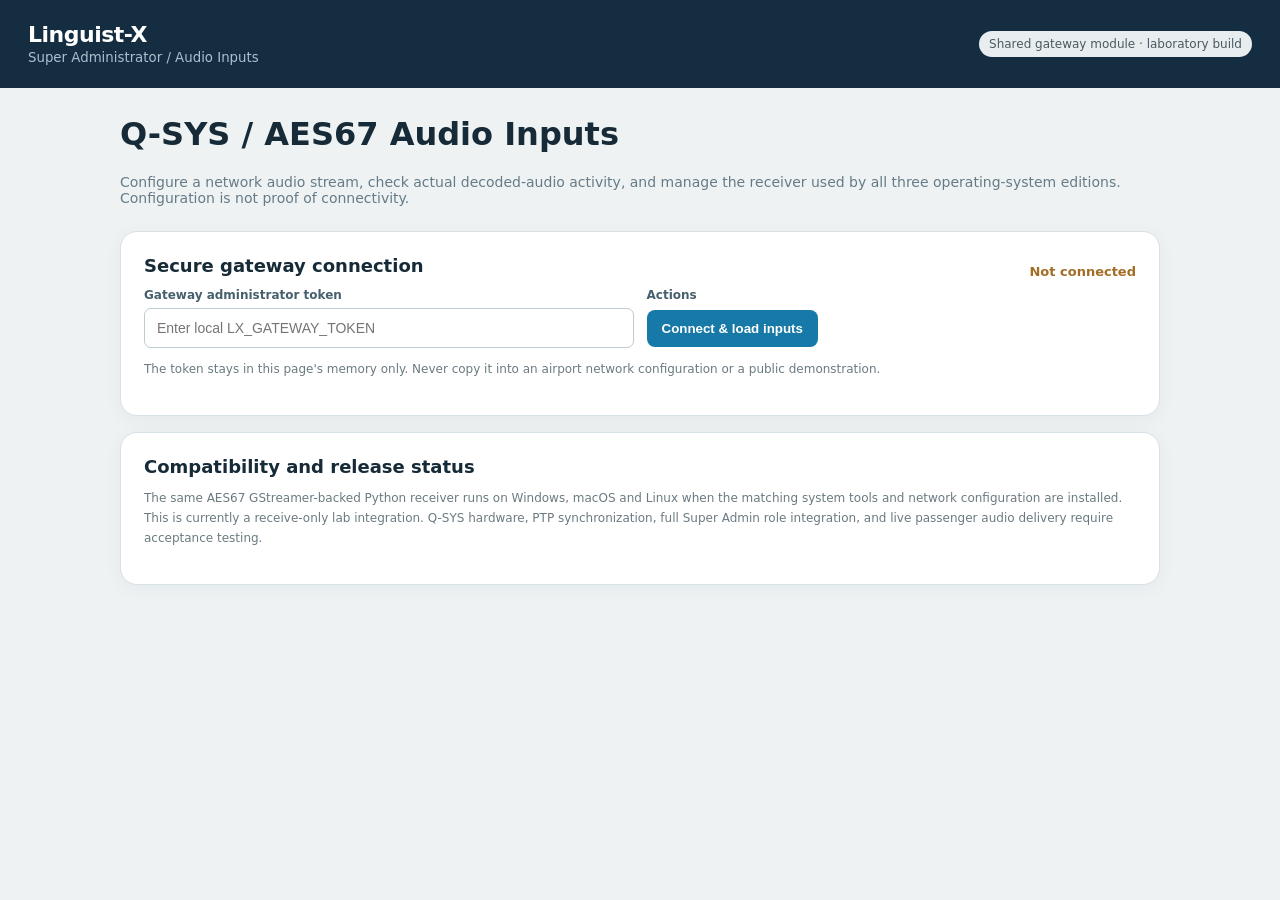
<file: gateway_stage2/super_admin_audio.html>
<!doctype html>
<html lang="en">
<head>
<meta charset="utf-8">
<meta name="viewport" content="width=device-width, initial-scale=1">
<title>Linguist-X · Super Admin · Audio Inputs</title>
<style>
:root{font-family:Inter,system-ui,-apple-system,Segoe UI,sans-serif;color:#162a37;background:#eef2f3}
*{box-sizing:border-box}body{margin:0}header{background:#142d40;color:#fff;padding:22px 28px;display:flex;justify-content:space-between;gap:12px;align-items:center}header strong{font-size:22px;letter-spacing:-.5px}header small{color:#abc1ce}main{width:min(1040px,96%);margin:27px auto 60px}.sub{color:#657b87;font-size:14px;margin:8px 0 25px}
.card{background:white;border:1px solid #d8e1e5;border-radius:17px;padding:23px;margin:16px 0;box-shadow:0 4px 20px #1335490b}.card h2{font-size:18px;margin:0 0 12px}
.pill{font-size:12px;color:#4b5960;border-radius:30px;background:#e8edf0;padding:6px 10px;white-space:nowrap}
button{cursor:pointer;background:#1679a7;color:white;border:0;border-radius:8px;padding:11px 15px;font-weight:700}button:disabled{opacity:.4;cursor:not-allowed}button.ghost{background:#e8eef1;color:#153348}button.secondary{background:#355165}
label{display:grid;gap:6px;color:#46606d;font-size:12px;font-weight:700}input,select{padding:11px 12px;border:1px solid #bdccd3;border-radius:7px;font-size:14px;background:white;max-width:100%;width:100%}
.grid{display:grid;grid-template-columns:repeat(auto-fit,minmax(180px,1fr));gap:13px}
.row{display:flex;align-items:center;justify-content:space-between;gap:10px;flex-wrap:wrap}
.caption{font-size:12px;color:#6b7a81;line-height:1.65}.state{font-size:13px;font-weight:700}.state.ok{color:#168256}.state.warn{color:#a36d26}
.meter{height:12px;background:#e1e9ec;border-radius:100px;overflow:hidden;margin:12px 0}.fill{height:100%;background:linear-gradient(90deg,#3ca1bd,#2cbe9b);width:0%;transition:width .15s ease}
#notice{white-space:pre-wrap}#editor[hidden],#sources[hidden],#no-source[hidden]{display:none}
@media(max-width:580px){header{padding:18px}main{width:94%}.card{padding:16px}}
</style>
</head>
<body>
<header><div><strong>Linguist-X</strong><div><small>Super Administrator / Audio Inputs</small></div></div><span class="pill">Shared gateway module · laboratory build</span></header>
<main>
<h1>Q-SYS / AES67 Audio Inputs</h1>
<p class="sub">Configure a network audio stream, check actual decoded-audio activity, and manage the receiver used by all three operating-system editions. Configuration is not proof of connectivity.</p>
<section class="card">
<div class="row"><h2>Secure gateway connection</h2><span id="authState" class="state warn">Not connected</span></div>
<div class="grid"><label>Gateway administrator token<input type="password" id="token" autocomplete="off" placeholder="Enter local LX_GATEWAY_TOKEN"></label><label>Actions<span><button id="connect" type="button">Connect &amp; load inputs</button></span></label></div>
<p class="caption">The token stays in this page's memory only. Never copy it into an airport network configuration or a public demonstration.</p>
</section>
<section id="sources" class="card" hidden>
<div class="row"><h2>Input inventory</h2><button id="refresh" class="ghost" type="button">Refresh status</button></div>
<div class="grid"><label>Configured source<select id="selector"></select></label><div><div class="caption">Translation session</div><strong id="provider">Unknown</strong></div><div><div class="caption">Audio transport</div><strong id="transport">Unknown</strong></div></div>
<div style="margin-top:20px"><div class="row"><strong>Incoming decoded audio level</strong><span id="level" class="state">No measured PCM audio</span></div><div class="meter"><div id="fill" class="fill"></div></div>
<div class="caption" id="details">No verified signal. The gateway only shows a meter after its receiver has actually produced PCM frames.</div></div>
</section>
<section id="no-source" class="card" hidden><h2>No AES67 input configured</h2><p class="caption">Add an AES67 source entry to the gateway session configuration. See the cross-platform setup instructions.</p></section>
<section class="card" id="editor" hidden>
<div class="row"><h2>Q-SYS multicast stream settings</h2><span id="editMode" class="pill">Read-only until explicitly enabled</span></div>
<div class="grid">
<label>Multicast address<input id="address" placeholder="239.x.x.x"></label>
<label>RTP UDP port<input id="port" type="number" min="1024" max="65535"></label>
<label>Encoding<select id="encoding"><option>L24</option><option>L16</option></select></label>
<label>Payload type<input id="payload" type="number" min="96" max="127"></label>
</div>
<p class="caption">Single-channel 48 kHz RTP only in this candidate. Use Q-SYS transmitter's actual settings, not example addresses. Settings changes require a controlled gateway restart.</p>
<button id="save" type="button" disabled>Save stream configuration</button>
<p id="notice" class="caption" role="status"></p>
</section>
<section class="card"><h2>Compatibility and release status</h2><p class="caption">The same AES67 GStreamer-backed Python receiver runs on Windows, macOS and Linux when the matching system tools and network configuration are installed. This is currently a receive-only lab integration. Q-SYS hardware, PTP synchronization, full Super Admin role integration, and live passenger audio delivery require acceptance testing.</p></section>
</main>
<script>
(() => {
const $ = id => document.getElementById(id);
let token = '', sources = [];
const request = async (route, opts={}) => {
  const response = await fetch(route, { ...opts, headers:{'Authorization':'Bearer '+token, 'Content-Type':'application/json', ...(opts.headers||{})}, cache:'no-store'});
  let data={}; try {data=await response.json()}catch{}
  if(!response.ok)throw Error(data.error||('HTTP '+response.status));
  return data;
};
const selected = () => sources.find(s=>s.session_id === $('selector').value);
const show = () => {
const s=selected(); if(!s)return;
$('provider').textContent=s.provider_session||'Unknown';
$('transport').textContent=s.source_kind||'Unknown';
const m=s.telemetry||{};
const active=m.ingress_producing_pcm===true;
$('level').textContent=active && Number.isFinite(m.signal_dbfs)?m.signal_dbfs.toFixed(1)+' dBFS':'No recent audio';
$('level').className='state '+(active?'ok':'warn');
$('fill').style.width=active?Math.max(1,Math.min(100,(m.signal_dbfs+80)*1.25))+'%':'0%';
$('details').textContent=(active?'PCM frames received':'No recent frames received')+' · '+(m.pcm_bytes_received||0)+' decoded bytes · Signal is not proof of Q-SYS synchronization';
$('editor').hidden=s.source_kind!=='aes67';
if(s.configured_stream){
 const f=s.configured_stream;
 $('address').value=f.multicast||'';$('port').value=f.port||5004;$('encoding').value=f.encoding||'L24';$('payload').value=f.payload_type||96;
}
$('editMode').textContent=s.admin_edit_enabled?'Local configuration editing enabled':'Read-only (editing disabled)';
$('save').disabled=!s.admin_edit_enabled;
};
const reload = async () => {
 const r=await request('/v1/ingress/sources');
 const was=$('selector').value;
 sources=r.sources||[];$('selector').replaceChildren();
 for(const s of sources){const o=document.createElement('option');o.value=s.session_id;o.textContent=s.source_id+' · '+s.session_id;$('selector').appendChild(o)}
 if(sources.some(s=>s.session_id===was))$('selector').value=was;
 $('sources').hidden=sources.length===0;$('no-source').hidden=sources.length!==0;
 $('authState').textContent='Connected';$('authState').className='state ok';
 if(sources.length)show();
};
$('connect').addEventListener('click', async ()=>{
 token=$('token').value;$('token').value='';
 try{await reload()}catch(e){$('authState').textContent=e.message;$('authState').className='state warn'}
});
$('refresh').addEventListener('click',()=>reload().catch(e=>$('details').textContent=e.message));
$('selector').addEventListener('change',show);
$('save').addEventListener('click',async()=>{
 const s=selected();if(!s)return;
 const body={session_id:s.session_id,multicast:$('address').value.trim(),port:Number($('port').value),payload_type:Number($('payload').value),encoding:$('encoding').value};
 try{const r=await request('/v1/ingress/config',{method:'PUT',body:JSON.stringify(body)});$('notice').textContent='Configuration saved. Restart gateway service for the change to take effect.';await reload()}
 catch(e){$('notice').textContent='Could not save: '+e.message}
});
setInterval(()=>{if(token)reload().catch(()=>{$('authState').textContent='Connection unavailable';$('authState').className='state warn'})},2500);
})();
</script>
</body></html>
</file>
